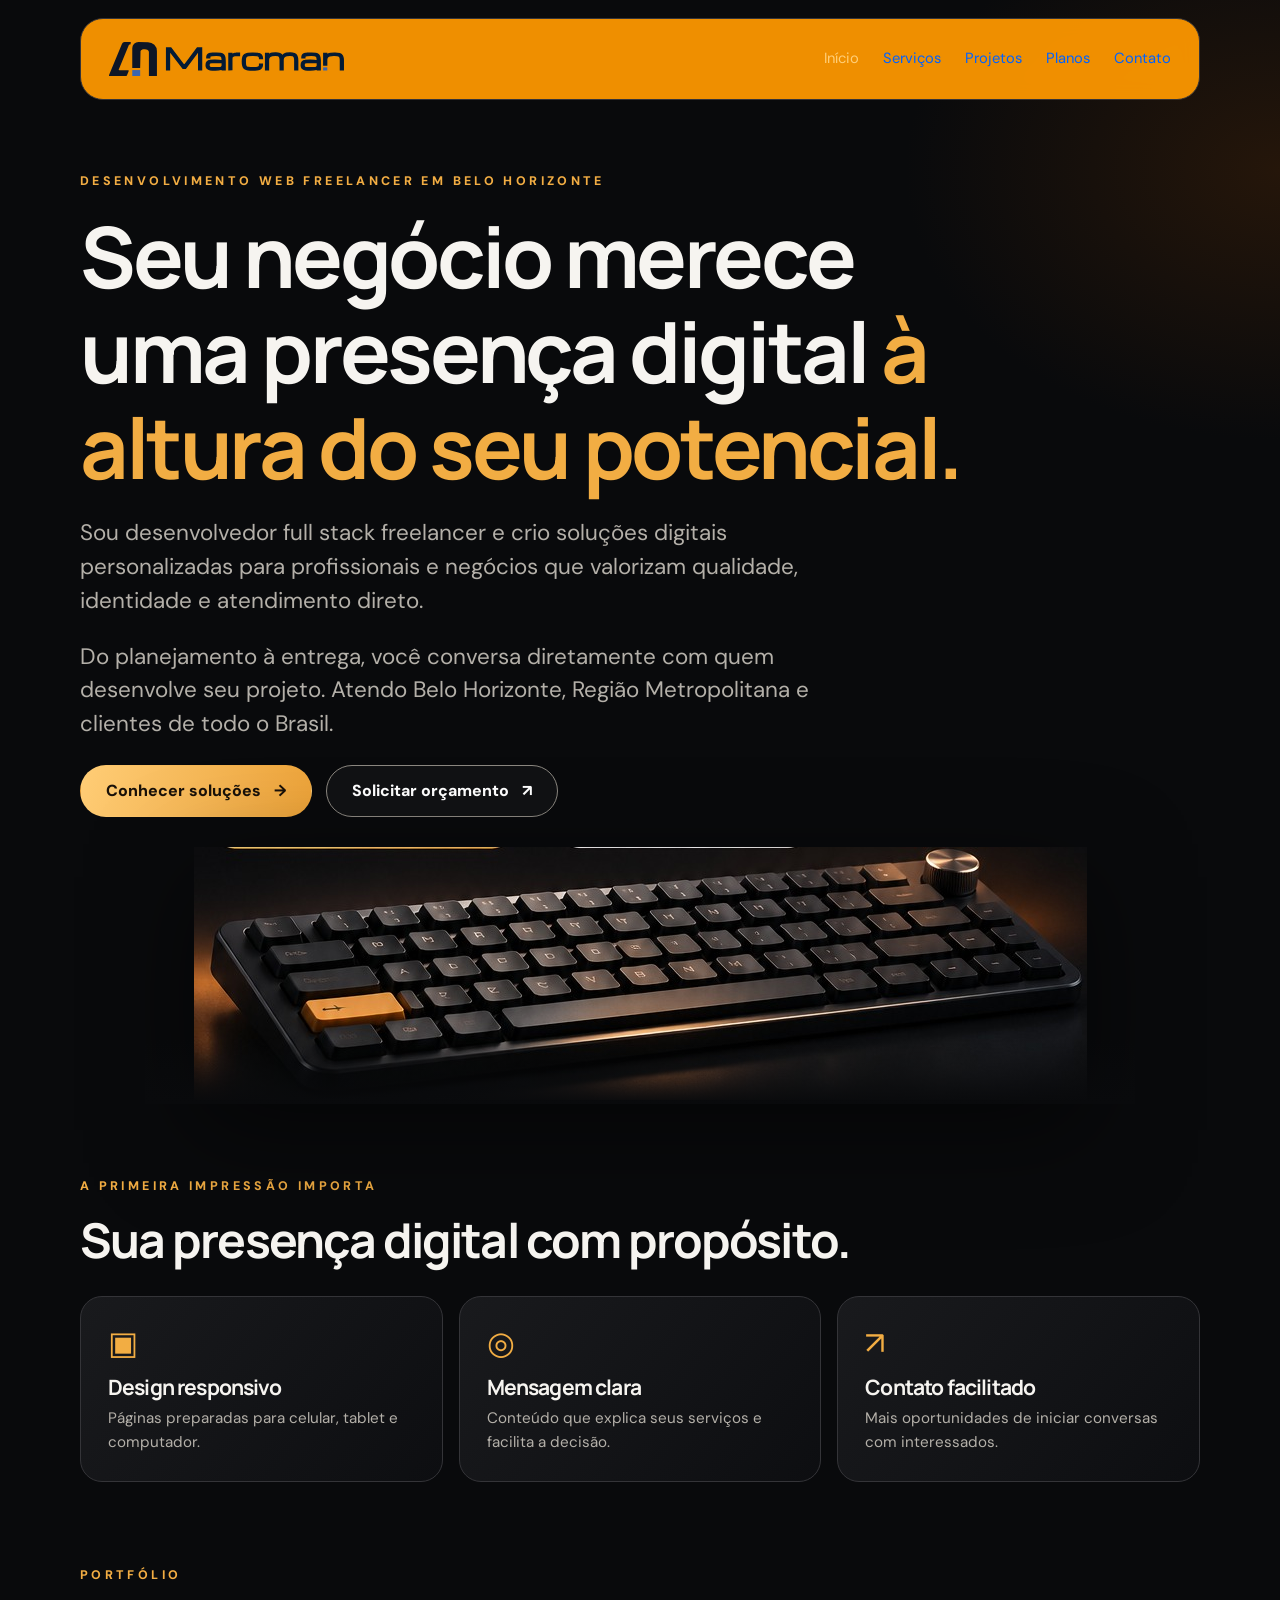
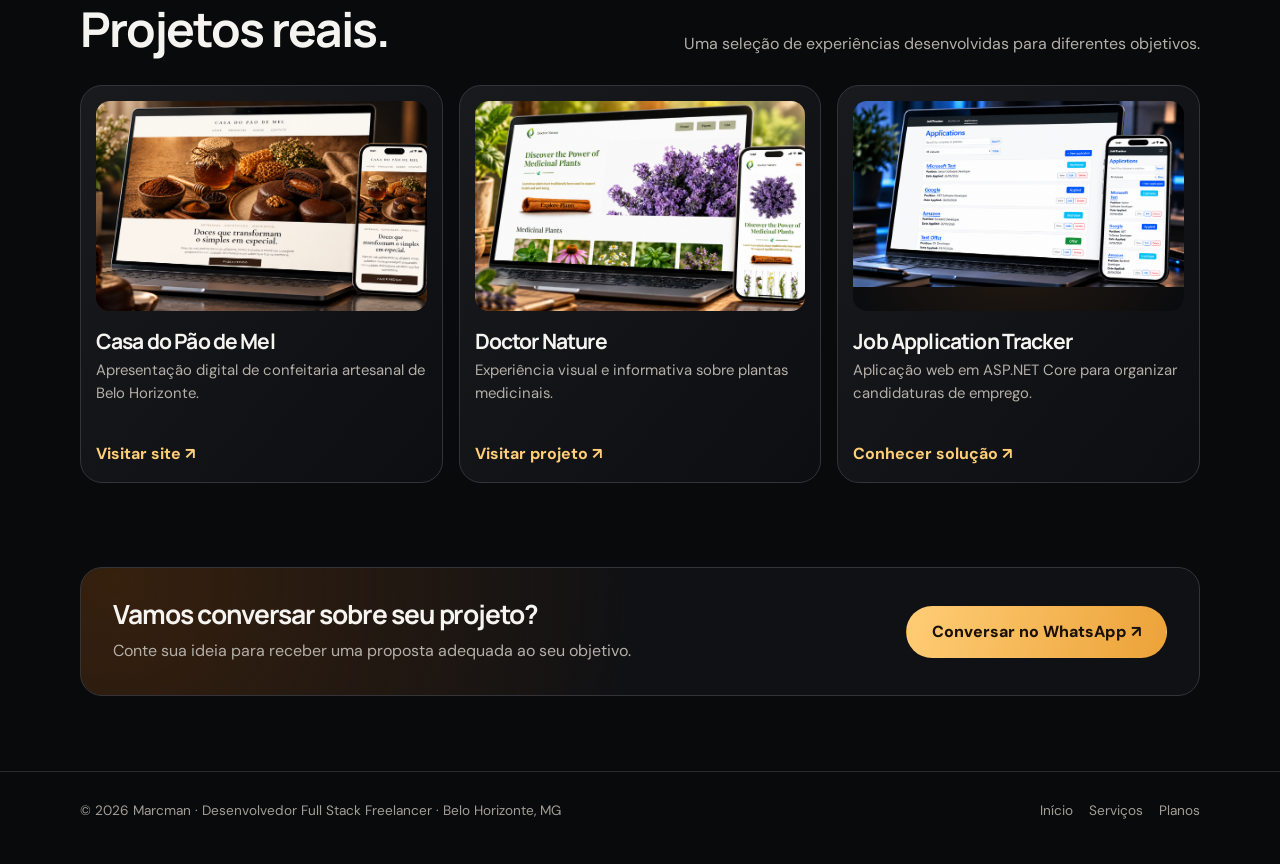
<file: index.html>
<!DOCTYPE html>
<html lang="pt-BR">

<head>
    <meta charset="utf-8">
    <meta name="viewport" content="width=device-width, initial-scale=1">
    <meta name="theme-color" content="#090a0c">
    <title>Criação de Sites em Belo Horizonte | Marcman</title>
    <meta name="description"
        content="Sou desenvolvedor full stack freelancer. Crio sites, landing pages e aplicações web personalizadas para profissionais e negócios em Belo Horizonte e todo o Brasil.">
    <meta name="robots" content="index, follow">
    <meta name="author" content="Marcman">

    <!-- Open Graph: identidade profissional de freelancer -->
    <meta property="og:type" content="website">
    <meta property="og:locale" content="pt_BR">
    <meta property="og:site_name" content="Marcman">
    <meta property="og:title" content="Marcman | Desenvolvimento Web Personalizado">
    <meta property="og:description"
        content="Transformo ideias em soluções digitais. Sites, landing pages e aplicações web com atendimento direto, profissional e personalizado.">
    <!-- Ao definir domínio e publicar a imagem, habilite as duas tags abaixo com URLs absolutas HTTPS. -->
    <!-- <meta property="og:image" content="https://SEU-DOMINIO.com.br/images/og-marcman.webp"> -->
    <!-- <meta property="og:url" content="https://SEU-DOMINIO.com.br/"> -->

    <link rel="icon" type="image/x-icon" href="images/favicon.ico">
    <link rel="stylesheet" href="styles/style.css">
    <script src="scripts/main.js" defer></script>
    <script type="application/ld+json">
        {
          "@context": "https://schema.org",
          "@type": "Person",
          "name": "Marcman",
          "jobTitle": "Desenvolvedor Full Stack Freelancer",
          "description": "Desenvolvimento freelancer de sites, landing pages e aplicações web personalizadas.",
          "knowsAbout": ["Desenvolvimento Web", "Landing Pages", "ASP.NET Core", "JavaScript", "HTML", "CSS", "Sistemas Web"],
          "areaServed": [
            {"@type": "City", "name": "Belo Horizonte"},
            {"@type": "City", "name": "Contagem"},
            {"@type": "City", "name": "Betim"},
            {"@type": "City", "name": "Nova Lima"},
            {"@type": "Country", "name": "Brasil"}
          ]
        }
        </script>
</head>

<body>
    <a class="skip" href="#conteudo">Pular para conteúdo</a>
    <header class="site-header">
        <div class="container header-inner">
            <a class="brand" href="index.html" aria-label="Marcman, início">
                <img class="brand-mark" src="images/logo_finalHorizon.svg" alt="Logotipo Marcman">
            </a>
            <!-- <span class="brand-divider"></span><span class="brand-copy">MARCMAN</span></a> -->
            <nav class="site-nav" id="site-nav" aria-label="Menu principal">
                <a href="index.html" data-nav="home" aria-current="page">Início</a><a href="servicos.html"
                    data-nav="services">Serviços</a><a href="index.html#projetos">Projetos</a><a href="planos.html"
                    data-nav="plans">Planos</a><a href="index.html#contato">Contato</a>
            </nav>
            <button class="nav-toggle" type="button" aria-label="Abrir menu" aria-expanded="false"
                aria-controls="site-nav">
                <svg viewBox="0 0 24 24" fill="none" stroke="currentColor" stroke-width="2" aria-hidden="true">
                    <path d="M3 6h18M3 12h18M3 18h18" />
                </svg>
            </button>
        </div>
    </header>
    <main id="conteudo">
        <section class="container hero" aria-labelledby="hero-title">
            <div class="eyebrow">
                Desenvolvimento web freelancer em Belo Horizonte
            </div>
            <h1 id="hero-title">
                Seu negócio merece uma presença digital <span class="accent">à altura do seu potencial.</span>
            </h1>
            <p class="lead">
                Sou desenvolvedor full stack freelancer e crio soluções digitais personalizadas
                para profissionais e negócios que valorizam qualidade, identidade e atendimento direto.
            </p>
            <p class="lead">
                Do planejamento à entrega, você conversa diretamente com quem desenvolve seu projeto.
                Atendo Belo Horizonte, Região Metropolitana e clientes de todo o Brasil.
            </p>
            <div class="button-row">
                <a class="btn btn-gold" href="servicos.html">Conhecer soluções <span aria-hidden="true">→</span></a><a
                    class="btn btn-outline" data-wa data-service="uma solução digital personalizada"
                    href="#contato">Solicitar orçamento <span aria-hidden="true">↗</span></a>
            </div>
            <div class="hero-visual">
                <img src="images/keyboard.jpg" alt="Teclado mecânico escuro com detalhes em âmbar" width="893"
                    height="253" fetchpriority="high">
            </div>
        </section>
        <section class="container section" aria-labelledby="benefits-title">
            <div class="section-head">
                <div>
                    <div class="eyebrow">
                        A primeira impressão importa
                    </div>
                    <h2 id="benefits-title">
                        Sua presença digital com propósito.
                    </h2>
                </div>
            </div>
            <div class="feature-grid">
                <article class="feature">
                    <div class="feature-icon" aria-hidden="true">
                        ▣
                    </div>
                    <h3>
                        Design responsivo
                    </h3>
                    <p>
                        Páginas preparadas para celular, tablet e computador.
                    </p>
                </article>
                <article class="feature">
                    <div class="feature-icon" aria-hidden="true">
                        ◎
                    </div>
                    <h3>
                        Mensagem clara
                    </h3>
                    <p>
                        Conteúdo que explica seus serviços e facilita a decisão.
                    </p>
                </article>
                <article class="feature">
                    <div class="feature-icon" aria-hidden="true">
                        ↗
                    </div>
                    <h3>
                        Contato facilitado
                    </h3>
                    <p>
                        Mais oportunidades de iniciar conversas com interessados.
                    </p>
                </article>
            </div>
        </section>
        <section class="container section" id="projetos" aria-labelledby="project-title">
            <div class="section-head">
                <div>
                    <div class="eyebrow">
                        Portfólio
                    </div>
                    <h2 id="project-title">
                        Projetos reais.
                    </h2>
                </div>
                <p>
                    Uma seleção de experiências desenvolvidas para diferentes objetivos.
                </p>
            </div>
            <div class="project-grid">
                <article class="project-card">
                    <div class="project-image">
                        <img src="images/casa-pao-de-mel.png" alt="Captura do site Casa do Pão de Mel no desktop"
                            loading="lazy">
                    </div>
                    <h3>
                        Casa do Pão de Mel
                    </h3>
                    <p>
                        Apresentação digital de confeitaria artesanal de Belo Horizonte.
                    </p>
                    <a class="link-arrow" href="https://casadopaodemelbh.com.br/" target="_blank"
                        rel="noopener noreferrer">Visitar site ↗</a>
                </article>
                <article class="project-card">
                    <div class="project-image">
                        <img src="images/doctor-nature.png" alt="Captura da página Doctor Nature" loading="lazy">
                    </div>
                    <h3>
                        Doctor Nature
                    </h3>
                    <p>
                        Experiência visual e informativa sobre plantas medicinais.
                    </p>
                    <a class="link-arrow" href="https://patrickarmani.github.io/wdd131/project/index.html"
                        target="_blank" rel="noopener noreferrer">Visitar projeto ↗</a>
                </article>
                <article class="project-card">
                    <div class="project-image">
                        <img class="wide" src="images/job-application-tracker.png"
                            alt="Simulação ilustrativa de dashboard do Job Application Tracker" loading="lazy">
                    </div>
                    <h3>
                        Job Application Tracker
                    </h3>
                    <p>
                        Aplicação web em ASP.NET Core para organizar candidaturas de emprego.
                    </p>
                    <a class="link-arrow" href="servicos.html#sistemas">Conhecer solução ↗</a>
                </article>
            </div>
        </section>
        <section class="container" id="contato">
            <div class="contact-panel">
                <div>
                    <h2>
                        Vamos conversar sobre seu projeto?
                    </h2>
                    <p>
                        Conte sua ideia para receber uma proposta adequada ao seu objetivo.
                    </p>
                </div>
                <a class="btn btn-gold" data-wa data-service="um projeto digital" href="servicos.html">Conversar no
                    WhatsApp ↗</a>
            </div>
        </section>
    </main>
    <footer class="footer">
        <div class="container footer-inner">
            <span>© <span data-year>2026</span> Marcman · Desenvolvedor Full Stack Freelancer · Belo Horizonte,
                MG</span>
            <div class="footer-links">
                <a href="index.html">Início</a><a href="servicos.html">Serviços</a><a href="planos.html">Planos</a>
            </div>
        </div>
    </footer>
</body>

</html>
</file>
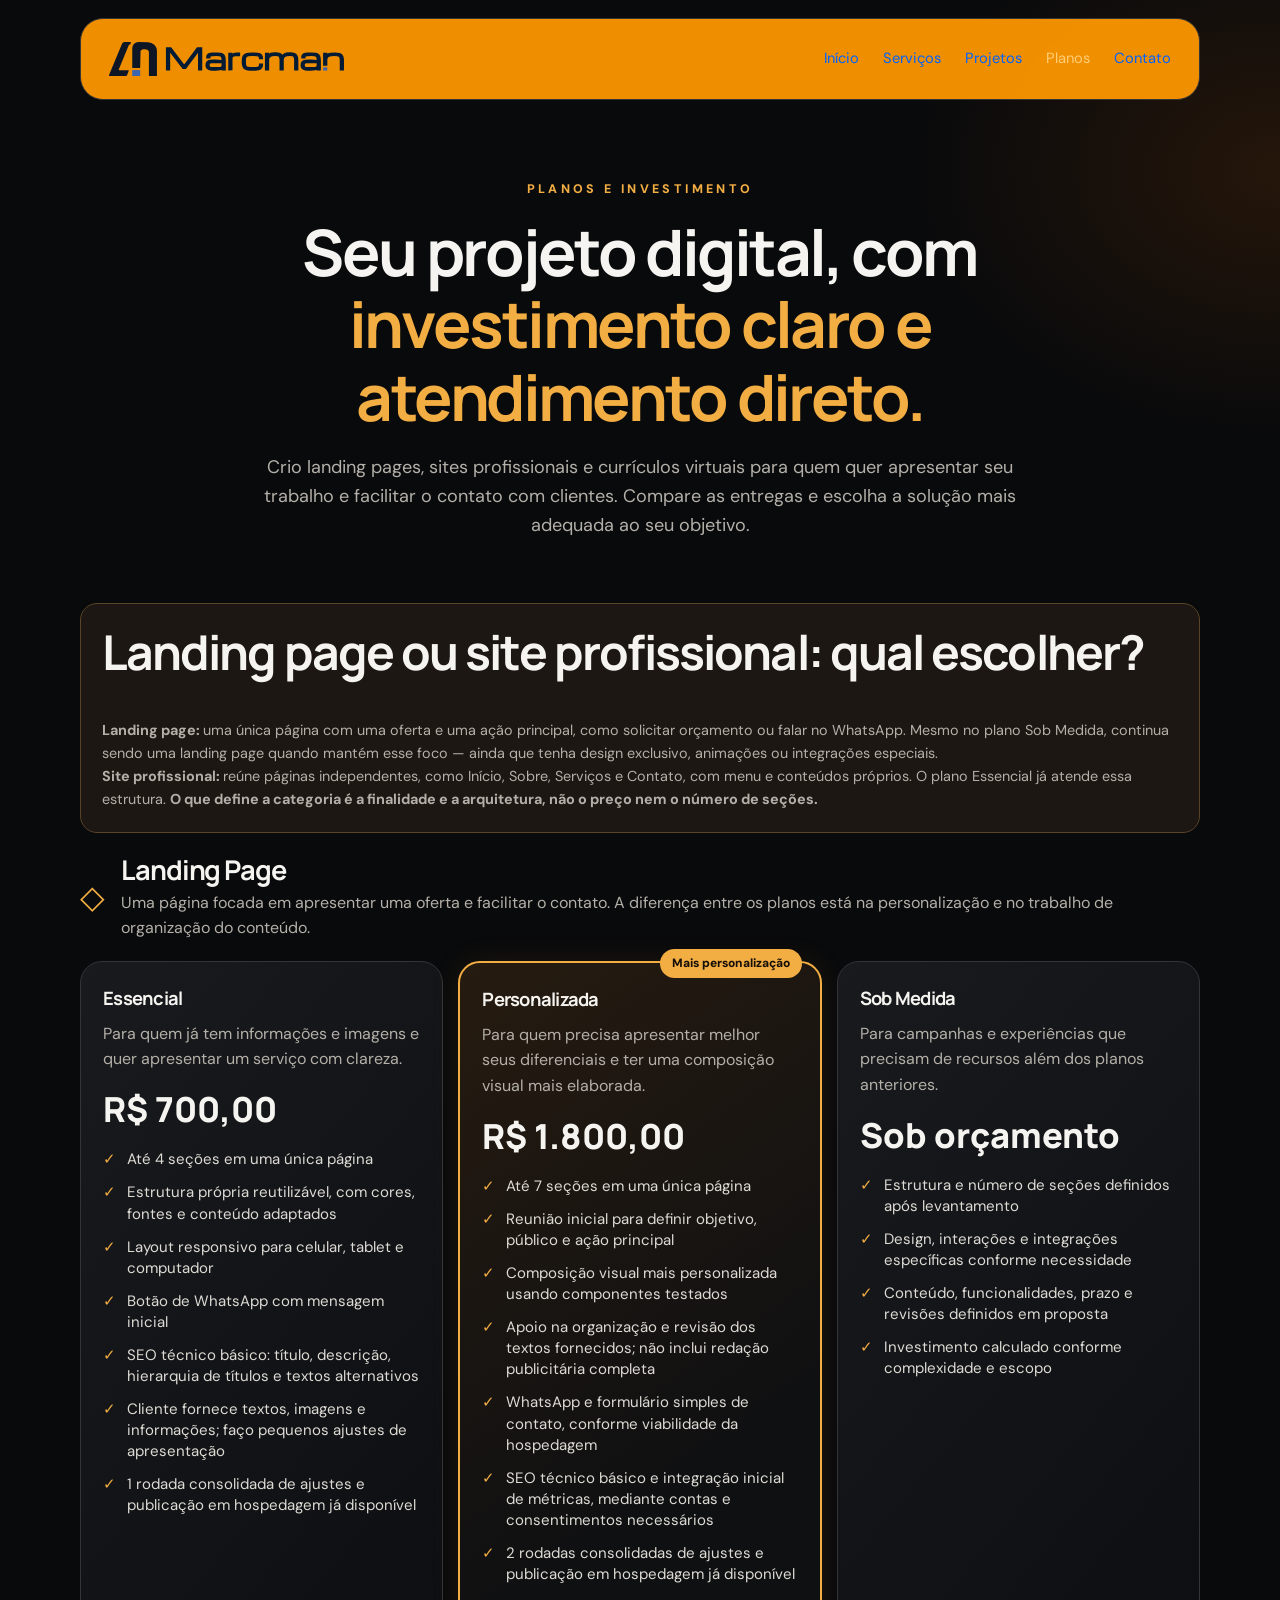
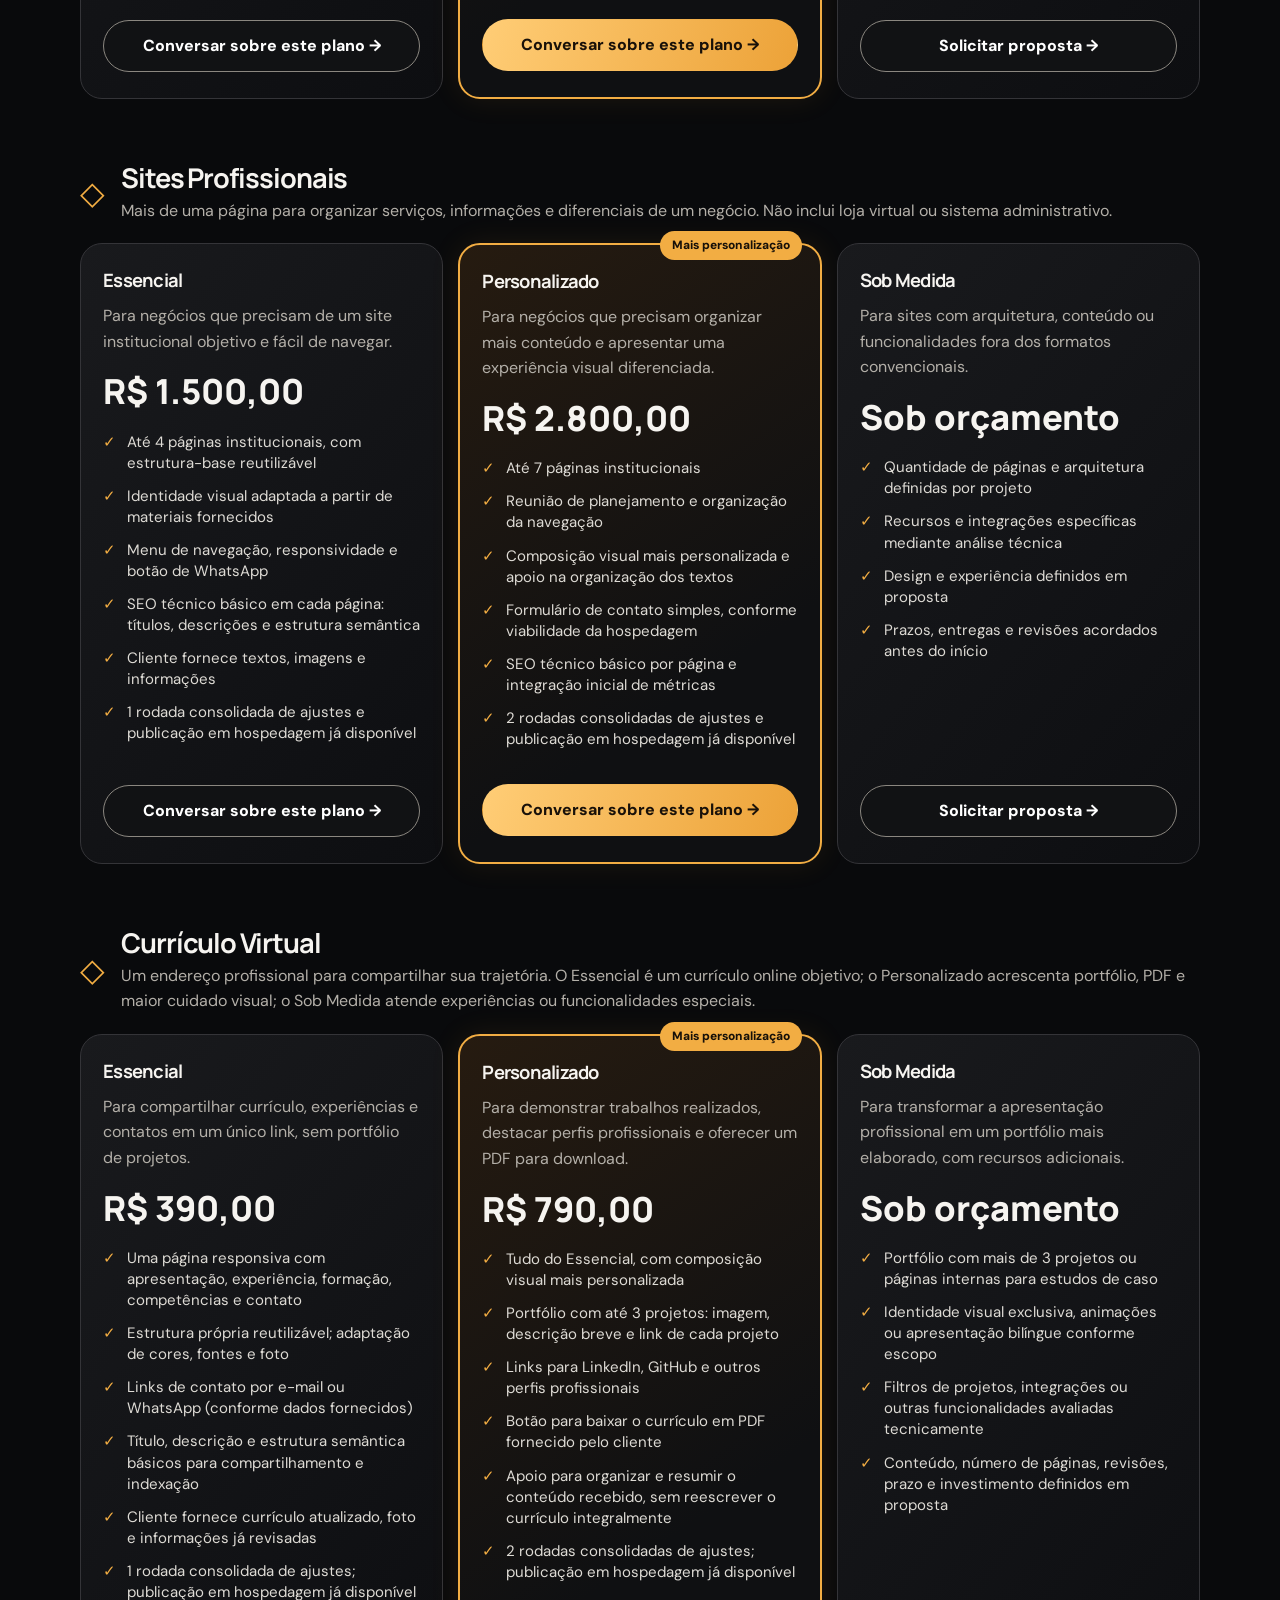
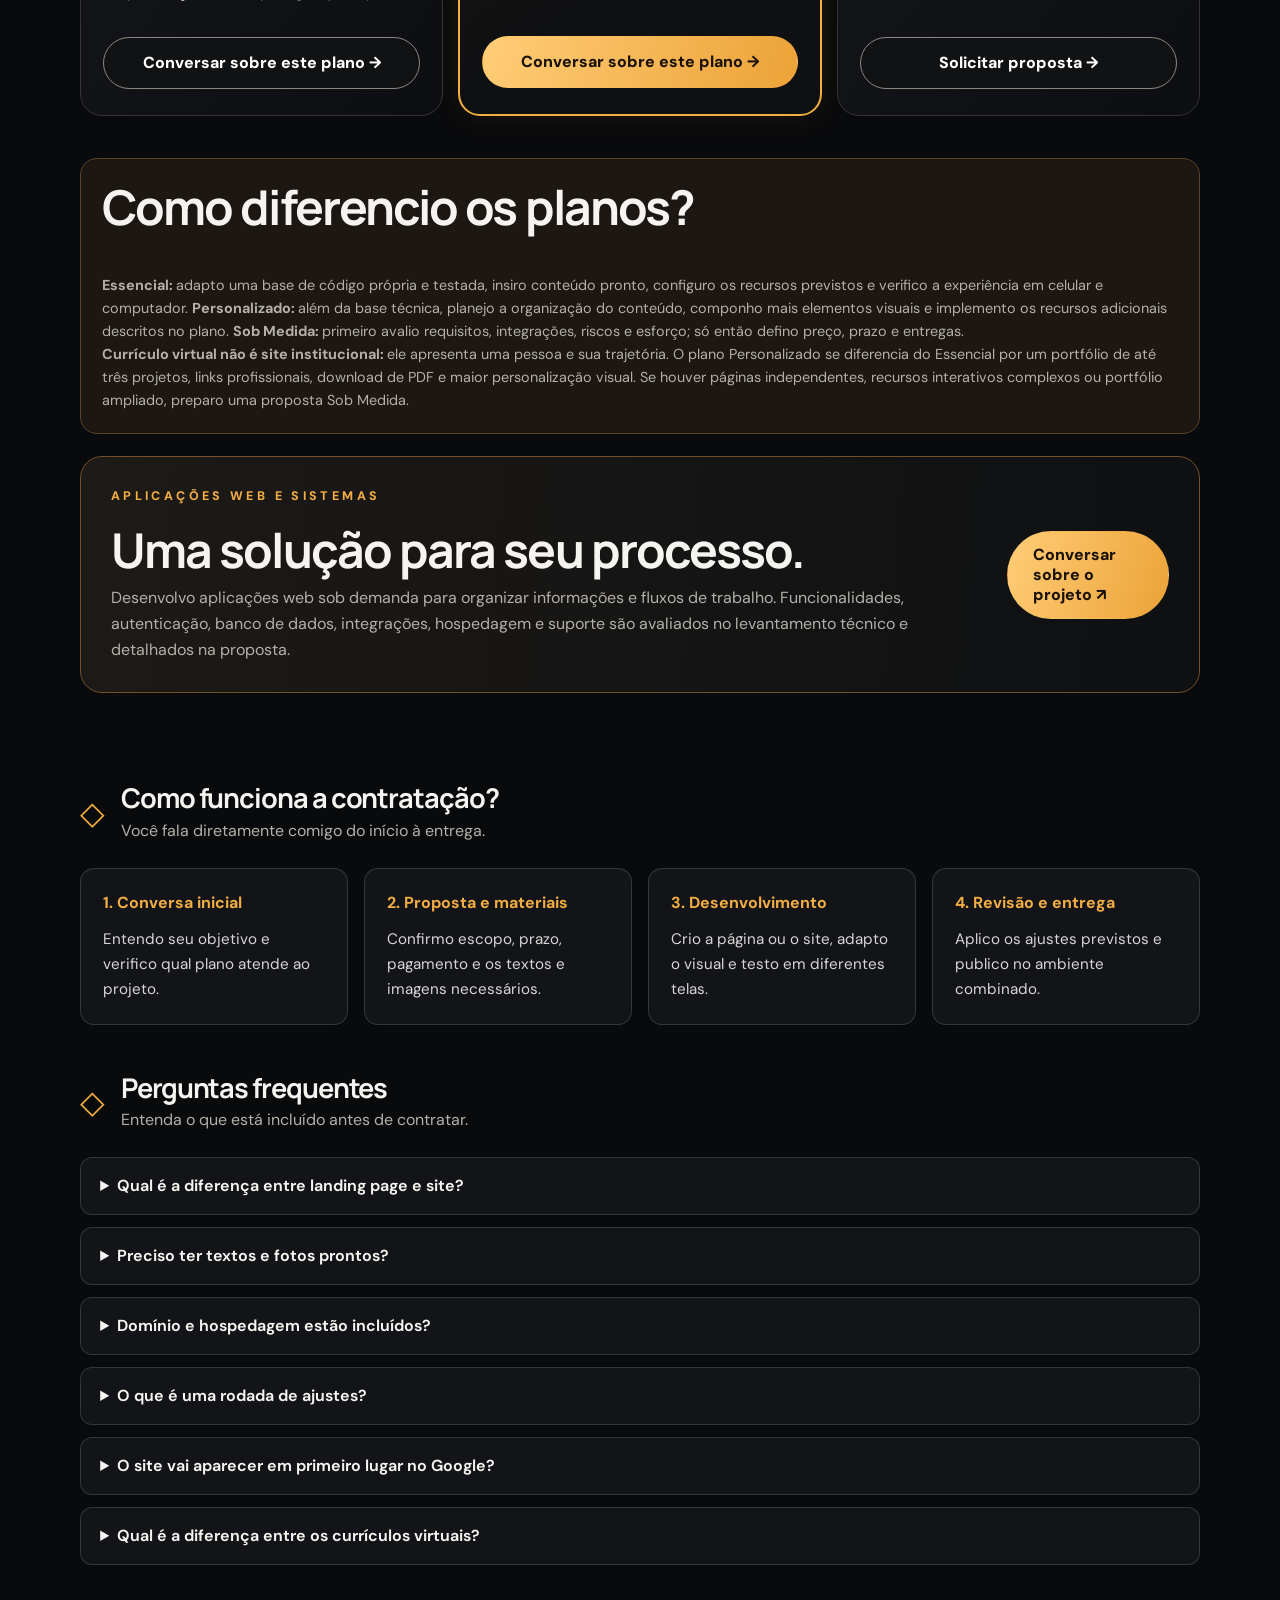
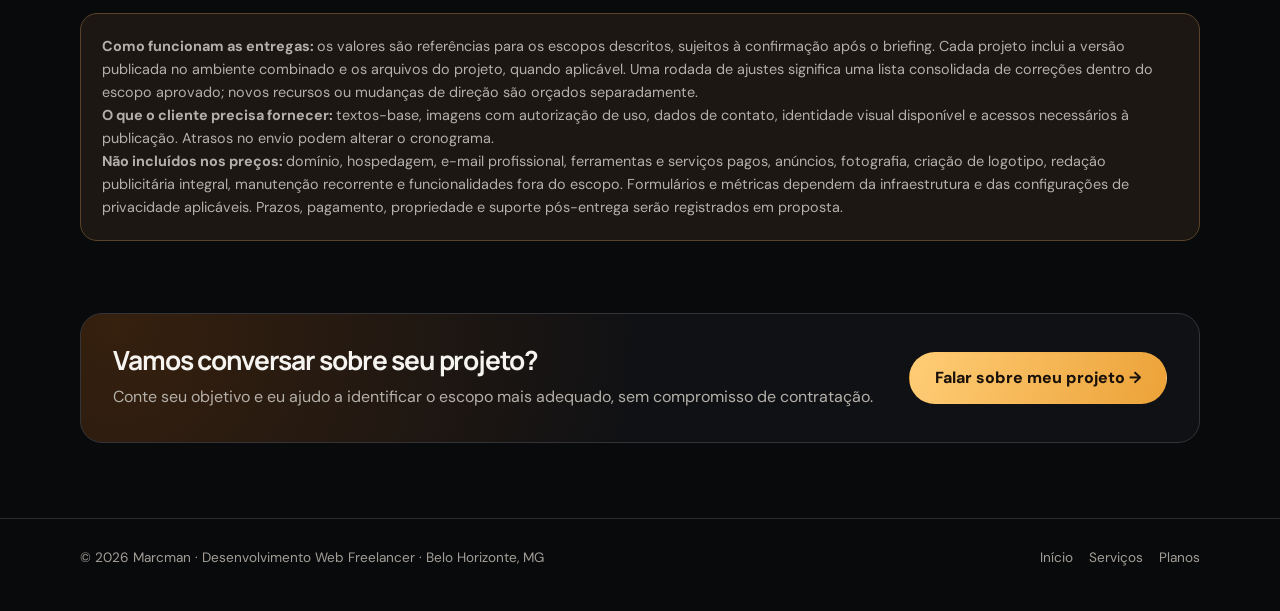
<file: planos.html>
<!DOCTYPE html>
<html lang="pt-BR">

<head>
    <meta charset="utf-8" />
    <meta content="width=device-width, initial-scale=1" name="viewport" />
    <meta content="#090a0c" name="theme-color" />
    <title>
        Quanto Custa Criar um Site em BH? Planos | Marcman
    </title>
    <meta
        content="Landing pages a partir de R$ 700, sites profissionais a partir de R$ 1.500 e curr&iacute;culos virtuais em Belo Horizonte. Compare planos e solicite uma proposta."
        name="description" />
    <meta content="index, follow" name="robots" />
    <meta content="Marcman" name="author" />
    <meta content="website" property="og:type" />
    <meta content="pt_BR" property="og:locale" />
    <meta content="Marcman" property="og:site_name" />
    <meta content="Planos e Pre&ccedil;os de Sites em Belo Horizonte | Marcman" property="og:title" />
    <meta
        content="Compare landing pages a partir de R$ 700, sites a partir de R$ 1.500 e curr&iacute;culos virtuais. Atendimento direto com desenvolvedor freelancer em BH."
        property="og:description" />
    <!-- Ao definir o endereço público e publicar uma imagem OG, adicione og:url, og:image e canonical com URLs absolutas reais. -->
    <link href="images/favicon.ico" rel="icon" type="image/x-icon" />
    <link href="styles/style.css" rel="stylesheet" />
    <script defer="" src="scripts/main.js">
    </script>
    <script type="application/ld+json">
   {
    "@context": "https://schema.org",
    "@type": "WebPage",
    "name": "Planos e preços de landing pages e sites | Marcman",
    "description": "Planos de desenvolvimento web freelancer, com escopo e preços de referência para landing pages, sites e currículos virtuais.",
    "inLanguage": "pt-BR"
  }
  </script>
    <style>
        /* Complementos exclusivos da pagina de planos; preservam styles/style.css */
        .marcman-process,
        .marcman-faq {
            margin-block: 3rem
        }

        .marcman-process-grid {
            list-style: none;
            padding: 0;
            margin: 1.5rem 0 0;
            display: grid;
            grid-template-columns: repeat(4, minmax(0, 1fr));
            gap: 1rem
        }

        .marcman-process-grid li {
            padding: 1.35rem;
            border: 1px solid rgba(255, 255, 255, .14);
            border-radius: 14px;
            background: #131417;
            display: flex;
            flex-direction: column;
            gap: .7rem
        }

        .marcman-process-grid strong {
            color: #f2ad43;
            font-size: 1rem
        }

        .marcman-process-grid span {
            line-height: 1.65;
            color: #d7d7d7;
            font-size: .95rem
        }

        .marcman-faq-items {
            display: grid;
            gap: .75rem;
            margin-top: 1.5rem
        }

        .marcman-faq details {
            background: #131417;
            border: 1px solid rgba(255, 255, 255, .14);
            border-radius: 12px;
            padding: 1rem 1.2rem
        }

        .marcman-faq summary {
            cursor: pointer;
            font-weight: 650;
            line-height: 1.5
        }

        .marcman-faq details p {
            margin: .85rem 0 .1rem;
            line-height: 1.7;
            color: #d7d7d7
        }

        .marcman-faq summary:focus-visible {
            outline: 2px solid #f2ad43;
            outline-offset: 4px
        }

        @media(max-width:850px) {
            .marcman-process-grid {
                grid-template-columns: repeat(2, minmax(0, 1fr))
            }
        }

        @media(max-width:520px) {
            .marcman-process-grid {
                grid-template-columns: 1fr
            }
        }
    </style>
    <script type="application/ld+json">
   {
  "@context": "https://schema.org",
  "@type": "FAQPage",
  "mainEntity": [
    {
      "@type": "Question",
      "name": "Qual é a diferença entre landing page e site?",
      "acceptedAnswer": {
        "@type": "Answer",
        "text": "A landing page concentra uma oferta e uma ação principal em uma página. Um site profissional organiza informações em páginas independentes, como Início, Sobre e Serviços. A complexidade e o preço podem variar nos dois formatos."
      }
    },
    {
      "@type": "Question",
      "name": "Preciso ter textos e fotos prontos?",
      "acceptedAnswer": {
        "@type": "Answer",
        "text": "Nos planos Essenciais, você fornece o conteúdo. Eu faço pequenos ajustes de apresentação. Nos planos Personalizados, também ajudo a organizar e resumir os textos fornecidos, mas a redação publicitária completa não está incluída."
      }
    },
    {
      "@type": "Question",
      "name": "Domínio e hospedagem estão incluídos?",
      "acceptedAnswer": {
        "@type": "Answer",
        "text": "Não. O registro do domínio, a hospedagem e serviços de terceiros são contratados separadamente. Posso orientar sobre os requisitos técnicos necessários para publicar o projeto."
      }
    },
    {
      "@type": "Question",
      "name": "O que é uma rodada de ajustes?",
      "acceptedAnswer": {
        "@type": "Answer",
        "text": "É uma lista única e consolidada de alterações dentro do escopo aprovado. Novas funcionalidades, mudanças de objetivo ou conteúdo adicional podem exigir outro orçamento."
      }
    },
    {
      "@type": "Question",
      "name": "O site vai aparecer em primeiro lugar no Google?",
      "acceptedAnswer": {
        "@type": "Answer",
        "text": "Não há garantia de posicionamento. Os planos incluem as configurações técnicas de SEO descritas, mas os resultados também dependem de concorrência, conteúdo, autoridade e indexação."
      }
    },
    {
      "@type": "Question",
      "name": "Qual é a diferença entre os currículos virtuais?",
      "acceptedAnswer": {
        "@type": "Answer",
        "text": "O Essencial apresenta sua trajetória em uma página objetiva. O Personalizado acrescenta portfólio de até três projetos, links profissionais, download de PDF fornecido e maior personalização visual. Recursos adicionais são orçados à parte."
      }
    }
  ]
}
  </script>
</head>

<body>
    <a class="skip" href="#conteudo">
        Pular para conte&uacute;do
    </a>
    <header class="site-header">
        <div class="container header-inner">
            <a aria-label="Marcman, p&aacute;gina inicial" class="brand" href="index.html">
                <img alt="Marcman &mdash; desenvolvimento web freelancer" class="brand-mark"
                    src="images/logo_finalHorizon.svg" />
            </a>
            <nav aria-label="Menu principal" class="site-nav" id="site-nav">
                <a data-nav="home" href="index.html">
                    In&iacute;cio
                </a>
                <a data-nav="services" href="servicos.html">
                    Servi&ccedil;os
                </a>
                <a href="index.html#projetos">
                    Projetos
                </a>
                <a aria-current="page" data-nav="plans" href="planos.html">
                    Planos
                </a>
                <a href="index.html#contato">
                    Contato
                </a>
            </nav>
            <button aria-controls="site-nav" aria-expanded="false" aria-label="Abrir menu" class="nav-toggle"
                type="button">
                <svg aria-hidden="true" fill="none" stroke="currentColor" stroke-width="2" viewbox="0 0 24 24">
                    <path d="M3 6h18M3 12h18M3 18h18">
                    </path>
                </svg>
            </button>
        </div>
    </header>
    <main id="conteudo">
        <section class="container page-intro">
            <div class="eyebrow">
                Planos e investimento
            </div>
            <h1>
                Seu projeto digital, com
                <span class="accent">
                    investimento claro e atendimento direto.
                </span>
            </h1>
            <p>
                Crio landing pages, sites profissionais e curr&iacute;culos virtuais para quem quer apresentar seu
                trabalho e facilitar o contato com clientes. Compare as entregas e escolha a solu&ccedil;&atilde;o mais
                adequada ao seu objetivo.
            </p>
        </section>
        <div aria-label="Diferen&ccedil;a entre landing page e site profissional" class="container price-disclaimer">
            <h2>
                Landing page ou site profissional: qual escolher?
            </h2>
            <p>
                <strong>
                    Landing page:
                </strong>
                uma &uacute;nica p&aacute;gina com uma oferta e uma a&ccedil;&atilde;o principal, como solicitar
                or&ccedil;amento ou falar no WhatsApp. Mesmo no plano Sob Medida, continua sendo uma landing page quando
                mant&eacute;m esse foco &mdash; ainda que tenha design exclusivo, anima&ccedil;&otilde;es ou
                integra&ccedil;&otilde;es especiais.
            </p>
            <p>
                <strong>
                    Site profissional:
                </strong>
                re&uacute;ne p&aacute;ginas independentes, como In&iacute;cio, Sobre, Servi&ccedil;os e Contato, com
                menu e conte&uacute;dos pr&oacute;prios. O plano Essencial j&aacute; atende essa estrutura.
                <strong>
                    O que define a categoria &eacute; a finalidade e a arquitetura, n&atilde;o o pre&ccedil;o nem o
                    n&uacute;mero de se&ccedil;&otilde;es.
                </strong>
            </p>
        </div>
        <section aria-labelledby="title-landing" class="container pricing-section" id="landing">
            <div class="pricing-heading">
                <span aria-hidden="true" class="icon-box">
                    ◇
                </span>
                <div>
                    <h2 id="title-landing">
                        Landing Page
                    </h2>
                    <p>
                        Uma p&aacute;gina focada em apresentar uma oferta e facilitar o contato. A diferen&ccedil;a
                        entre os planos est&aacute; na personaliza&ccedil;&atilde;o e no trabalho de
                        organiza&ccedil;&atilde;o do conte&uacute;do.
                    </p>
                </div>
            </div>
            <div class="pricing-grid">
                <article class="price-card">
                    <h3>
                        Essencial
                    </h3>
                    <p>
                        Para quem j&aacute; tem informa&ccedil;&otilde;es e imagens e quer apresentar um servi&ccedil;o
                        com clareza.
                    </p>
                    <div class="price">
                        R$ 700,00
                    </div>
                    <ul>
                        <li>
                            At&eacute; 4 se&ccedil;&otilde;es em uma &uacute;nica p&aacute;gina
                        </li>
                        <li>
                            Estrutura pr&oacute;pria reutiliz&aacute;vel, com cores, fontes e conte&uacute;do adaptados
                        </li>
                        <li>
                            Layout responsivo para celular, tablet e computador
                        </li>
                        <li>
                            Bot&atilde;o de WhatsApp com mensagem inicial
                        </li>
                        <li>
                            SEO t&eacute;cnico b&aacute;sico: t&iacute;tulo, descri&ccedil;&atilde;o, hierarquia de
                            t&iacute;tulos e textos alternativos
                        </li>
                        <li>
                            Cliente fornece textos, imagens e informa&ccedil;&otilde;es; fa&ccedil;o pequenos ajustes de
                            apresenta&ccedil;&atilde;o
                        </li>
                        <li>
                            1 rodada consolidada de ajustes e publica&ccedil;&atilde;o em hospedagem j&aacute;
                            dispon&iacute;vel
                        </li>
                    </ul>
                    <a data-wa class="btn btn-outline" data-plan="Essencial" data-price="R$ 700,00"
                        data-service="Landing Page" href="index.html#contato">
                        Conversar sobre este plano &rarr;
                    </a>
                </article>
                <article class="price-card featured">
                    <span class="popular">
                        Mais personaliza&ccedil;&atilde;o
                    </span>
                    <h3>
                        Personalizada
                    </h3>
                    <p>
                        Para quem precisa apresentar melhor seus diferenciais e ter uma composi&ccedil;&atilde;o visual
                        mais elaborada.
                    </p>
                    <div class="price">
                        R$ 1.800,00
                    </div>
                    <ul>
                        <li>
                            At&eacute; 7 se&ccedil;&otilde;es em uma &uacute;nica p&aacute;gina
                        </li>
                        <li>
                            Reuni&atilde;o inicial para definir objetivo, p&uacute;blico e a&ccedil;&atilde;o principal
                        </li>
                        <li>
                            Composi&ccedil;&atilde;o visual mais personalizada usando componentes testados
                        </li>
                        <li>
                            Apoio na organiza&ccedil;&atilde;o e revis&atilde;o dos textos fornecidos; n&atilde;o inclui
                            reda&ccedil;&atilde;o publicit&aacute;ria completa
                        </li>
                        <li>
                            WhatsApp e formul&aacute;rio simples de contato, conforme viabilidade da hospedagem
                        </li>
                        <li>
                            SEO t&eacute;cnico b&aacute;sico e integra&ccedil;&atilde;o inicial de m&eacute;tricas,
                            mediante contas e consentimentos necess&aacute;rios
                        </li>
                        <li>
                            2 rodadas consolidadas de ajustes e publica&ccedil;&atilde;o em hospedagem j&aacute;
                            dispon&iacute;vel
                        </li>
                    </ul>
                    <a data-wa class="btn btn-gold" data-plan="Personalizada" data-price="R$ 1.800,00"
                        data-service="Landing Page" href="index.html#contato">
                        Conversar sobre este plano &rarr;
                    </a>
                </article>
                <article class="price-card">
                    <h3>
                        Sob Medida
                    </h3>
                    <p>
                        Para campanhas e experi&ecirc;ncias que precisam de recursos al&eacute;m dos planos anteriores.
                    </p>
                    <div class="price">
                        Sob or&ccedil;amento
                    </div>
                    <ul>
                        <li>
                            Estrutura e n&uacute;mero de se&ccedil;&otilde;es definidos ap&oacute;s levantamento
                        </li>
                        <li>
                            Design, intera&ccedil;&otilde;es e integra&ccedil;&otilde;es espec&iacute;ficas conforme
                            necessidade
                        </li>
                        <li>
                            Conte&uacute;do, funcionalidades, prazo e revis&otilde;es definidos em proposta
                        </li>
                        <li>
                            Investimento calculado conforme complexidade e escopo
                        </li>
                    </ul>
                    <a data-wa class="btn btn-outline" data-plan="Sob Medida" data-price="Sob or&ccedil;amento"
                        data-service="Landing Page" href="index.html#contato">
                        Solicitar proposta &rarr;
                    </a>
                </article>
            </div>
        </section>
        <section aria-labelledby="title-sites" class="container pricing-section" id="sites">
            <div class="pricing-heading">
                <span aria-hidden="true" class="icon-box">
                    ◇
                </span>
                <div>
                    <h2 id="title-sites">
                        Sites Profissionais
                    </h2>
                    <p>
                        Mais de uma p&aacute;gina para organizar servi&ccedil;os, informa&ccedil;&otilde;es e
                        diferenciais de um neg&oacute;cio. N&atilde;o inclui loja virtual ou sistema administrativo.
                    </p>
                </div>
            </div>
            <div class="pricing-grid">
                <article class="price-card">
                    <h3>
                        Essencial
                    </h3>
                    <p>
                        Para neg&oacute;cios que precisam de um site institucional objetivo e f&aacute;cil de navegar.
                    </p>
                    <div class="price">
                        R$ 1.500,00
                    </div>
                    <ul>
                        <li>
                            At&eacute; 4 p&aacute;ginas institucionais, com estrutura-base reutiliz&aacute;vel
                        </li>
                        <li>
                            Identidade visual adaptada a partir de materiais fornecidos
                        </li>
                        <li>
                            Menu de navega&ccedil;&atilde;o, responsividade e bot&atilde;o de WhatsApp
                        </li>
                        <li>
                            SEO t&eacute;cnico b&aacute;sico em cada p&aacute;gina: t&iacute;tulos,
                            descri&ccedil;&otilde;es e estrutura sem&acirc;ntica
                        </li>
                        <li>
                            Cliente fornece textos, imagens e informa&ccedil;&otilde;es
                        </li>
                        <li>
                            1 rodada consolidada de ajustes e publica&ccedil;&atilde;o em hospedagem j&aacute;
                            dispon&iacute;vel
                        </li>
                    </ul>
                    <a data-wa class="btn btn-outline" data-plan="Essencial" data-price="R$ 1.500,00"
                        data-service="Site Profissional" href="index.html#contato">
                        Conversar sobre este plano &rarr;
                    </a>
                </article>
                <article class="price-card featured">
                    <span class="popular">
                        Mais personaliza&ccedil;&atilde;o
                    </span>
                    <h3>
                        Personalizado
                    </h3>
                    <p>
                        Para neg&oacute;cios que precisam organizar mais conte&uacute;do e apresentar uma
                        experi&ecirc;ncia visual diferenciada.
                    </p>
                    <div class="price">
                        R$ 2.800,00
                    </div>
                    <ul>
                        <li>
                            At&eacute; 7 p&aacute;ginas institucionais
                        </li>
                        <li>
                            Reuni&atilde;o de planejamento e organiza&ccedil;&atilde;o da navega&ccedil;&atilde;o
                        </li>
                        <li>
                            Composi&ccedil;&atilde;o visual mais personalizada e apoio na organiza&ccedil;&atilde;o dos
                            textos
                        </li>
                        <li>
                            Formul&aacute;rio de contato simples, conforme viabilidade da hospedagem
                        </li>
                        <li>
                            SEO t&eacute;cnico b&aacute;sico por p&aacute;gina e integra&ccedil;&atilde;o inicial de
                            m&eacute;tricas
                        </li>
                        <li>
                            2 rodadas consolidadas de ajustes e publica&ccedil;&atilde;o em hospedagem j&aacute;
                            dispon&iacute;vel
                        </li>
                    </ul>
                    <a data-wa class="btn btn-gold" data-plan="Personalizado" data-price="R$ 2.800,00"
                        data-service="Site Profissional" href="index.html#contato">
                        Conversar sobre este plano &rarr;
                    </a>
                </article>
                <article class="price-card">
                    <h3>
                        Sob Medida
                    </h3>
                    <p>
                        Para sites com arquitetura, conte&uacute;do ou funcionalidades fora dos formatos convencionais.
                    </p>
                    <div class="price">
                        Sob or&ccedil;amento
                    </div>
                    <ul>
                        <li>
                            Quantidade de p&aacute;ginas e arquitetura definidas por projeto
                        </li>
                        <li>
                            Recursos e integra&ccedil;&otilde;es espec&iacute;ficas mediante an&aacute;lise
                            t&eacute;cnica
                        </li>
                        <li>
                            Design e experi&ecirc;ncia definidos em proposta
                        </li>
                        <li>
                            Prazos, entregas e revis&otilde;es acordados antes do in&iacute;cio
                        </li>
                    </ul>
                    <a data-wa class="btn btn-outline" data-plan="Sob Medida" data-price="Sob or&ccedil;amento"
                        data-service="Site Profissional" href="index.html#contato">
                        Solicitar proposta &rarr;
                    </a>
                </article>
            </div>
        </section>
        <section aria-labelledby="title-curriculo" class="container pricing-section" id="curriculo">
            <div class="pricing-heading">
                <span aria-hidden="true" class="icon-box">
                    ◇
                </span>
                <div>
                    <h2 id="title-curriculo">
                        Curr&iacute;culo Virtual
                    </h2>
                    <p>
                        Um endere&ccedil;o profissional para compartilhar sua trajet&oacute;ria. O Essencial &eacute; um
                        curr&iacute;culo online objetivo; o Personalizado acrescenta portf&oacute;lio, PDF e maior
                        cuidado visual; o Sob Medida atende experi&ecirc;ncias ou funcionalidades especiais.
                    </p>
                </div>
            </div>
            <div class="pricing-grid">
                <article class="price-card">
                    <h3>
                        Essencial
                    </h3>
                    <p>
                        Para compartilhar curr&iacute;culo, experi&ecirc;ncias e contatos em um &uacute;nico link, sem
                        portf&oacute;lio de projetos.
                    </p>
                    <div class="price">
                        R$ 390,00
                    </div>
                    <ul>
                        <li>
                            Uma p&aacute;gina responsiva com apresenta&ccedil;&atilde;o, experi&ecirc;ncia,
                            forma&ccedil;&atilde;o, compet&ecirc;ncias e contato
                        </li>
                        <li>
                            Estrutura pr&oacute;pria reutiliz&aacute;vel; adapta&ccedil;&atilde;o de cores, fontes e
                            foto
                        </li>
                        <li>
                            Links de contato por e-mail ou WhatsApp (conforme dados fornecidos)
                        </li>
                        <li>
                            T&iacute;tulo, descri&ccedil;&atilde;o e estrutura sem&acirc;ntica b&aacute;sicos para
                            compartilhamento e indexa&ccedil;&atilde;o
                        </li>
                        <li>
                            Cliente fornece curr&iacute;culo atualizado, foto e informa&ccedil;&otilde;es j&aacute;
                            revisadas
                        </li>
                        <li>
                            1 rodada consolidada de ajustes; publica&ccedil;&atilde;o em hospedagem j&aacute;
                            dispon&iacute;vel
                        </li>
                    </ul>
                    <a data-wa class="btn btn-outline" data-plan="Essencial" data-price="R$ 390,00"
                        data-service="Curr&iacute;culo Virtual" href="index.html#contato">
                        Conversar sobre este plano &rarr;
                    </a>
                </article>
                <article class="price-card featured">
                    <span class="popular">
                        Mais personaliza&ccedil;&atilde;o
                    </span>
                    <h3>
                        Personalizado
                    </h3>
                    <p>
                        Para demonstrar trabalhos realizados, destacar perfis profissionais e oferecer um PDF para
                        download.
                    </p>
                    <div class="price">
                        R$ 790,00
                    </div>
                    <ul>
                        <li>
                            Tudo do Essencial, com composi&ccedil;&atilde;o visual mais personalizada
                        </li>
                        <li>
                            Portf&oacute;lio com at&eacute; 3 projetos: imagem, descri&ccedil;&atilde;o breve e link de
                            cada projeto
                        </li>
                        <li>
                            Links para LinkedIn, GitHub e outros perfis profissionais
                        </li>
                        <li>
                            Bot&atilde;o para baixar o curr&iacute;culo em PDF fornecido pelo cliente
                        </li>
                        <li>
                            Apoio para organizar e resumir o conte&uacute;do recebido, sem reescrever o curr&iacute;culo
                            integralmente
                        </li>
                        <li>
                            2 rodadas consolidadas de ajustes; publica&ccedil;&atilde;o em hospedagem j&aacute;
                            dispon&iacute;vel
                        </li>
                    </ul>
                    <a data-wa class="btn btn-gold" data-plan="Personalizado" data-price="R$ 790,00"
                        data-service="Curr&iacute;culo Virtual" href="index.html#contato">
                        Conversar sobre este plano &rarr;
                    </a>
                </article>
                <article class="price-card">
                    <h3>
                        Sob Medida
                    </h3>
                    <p>
                        Para transformar a apresenta&ccedil;&atilde;o profissional em um portf&oacute;lio mais
                        elaborado, com recursos adicionais.
                    </p>
                    <div class="price">
                        Sob or&ccedil;amento
                    </div>
                    <ul>
                        <li>
                            Portf&oacute;lio com mais de 3 projetos ou p&aacute;ginas internas para estudos de caso
                        </li>
                        <li>
                            Identidade visual exclusiva, anima&ccedil;&otilde;es ou apresenta&ccedil;&atilde;o
                            bil&iacute;ngue conforme escopo
                        </li>
                        <li>
                            Filtros de projetos, integra&ccedil;&otilde;es ou outras funcionalidades avaliadas
                            tecnicamente
                        </li>
                        <li>
                            Conte&uacute;do, n&uacute;mero de p&aacute;ginas, revis&otilde;es, prazo e investimento
                            definidos em proposta
                        </li>
                    </ul>
                    <a data-wa class="btn btn-outline" data-plan="Sob Medida" data-price="Sob or&ccedil;amento"
                        data-service="Curr&iacute;culo Virtual" href="index.html#contato">
                        Solicitar proposta &rarr;
                    </a>
                </article>
            </div>
        </section>
        <div aria-label="Crit&eacute;rios de classifica&ccedil;&atilde;o dos projetos"
            class="container price-disclaimer">
            <h2>
                Como diferencio os planos?
            </h2>
            <p>
                <strong>
                    Essencial:
                </strong>
                adapto uma base de c&oacute;digo pr&oacute;pria e testada, insiro conte&uacute;do pronto, configuro os
                recursos previstos e verifico a experi&ecirc;ncia em celular e computador.
                <strong>
                    Personalizado:
                </strong>
                al&eacute;m da base t&eacute;cnica, planejo a organiza&ccedil;&atilde;o do conte&uacute;do, componho
                mais elementos visuais e implemento os recursos adicionais descritos no plano.
                <strong>
                    Sob Medida:
                </strong>
                primeiro avalio requisitos, integra&ccedil;&otilde;es, riscos e esfor&ccedil;o; s&oacute; ent&atilde;o
                defino pre&ccedil;o, prazo e entregas.
            </p>
            <p>
                <strong>
                    Curr&iacute;culo virtual n&atilde;o &eacute; site institucional:
                </strong>
                ele apresenta uma pessoa e sua trajet&oacute;ria. O plano Personalizado se diferencia do Essencial por
                um portf&oacute;lio de at&eacute; tr&ecirc;s projetos, links profissionais, download de PDF e maior
                personaliza&ccedil;&atilde;o visual. Se houver p&aacute;ginas independentes, recursos interativos
                complexos ou portf&oacute;lio ampliado, preparo uma proposta Sob Medida.
            </p>
        </div>
        <section aria-labelledby="title-sistemas" class="container pricing-section" id="sistemas">
            <div class="custom-card">
                <div>
                    <div class="eyebrow">
                        Aplica&ccedil;&otilde;es web e sistemas
                    </div>
                    <h2 id="title-sistemas">
                        Uma solu&ccedil;&atilde;o para seu processo.
                    </h2>
                    <p>
                        Desenvolvo aplica&ccedil;&otilde;es web sob demanda para organizar informa&ccedil;&otilde;es e
                        fluxos de trabalho. Funcionalidades, autentica&ccedil;&atilde;o, banco de dados,
                        integra&ccedil;&otilde;es, hospedagem e suporte s&atilde;o avaliados no levantamento
                        t&eacute;cnico e detalhados na proposta.
                    </p>
                </div>
                <a data-wa class="btn btn-gold" data-plan="Sob Medida" data-price="Sob or&ccedil;amento"
                    data-service="Aplica&ccedil;&atilde;o Web ou Sistema Sob Medida" href="index.html#contato">
                    Conversar sobre o projeto &nearrow;
                </a>
            </div>
        </section>
        <section aria-labelledby="processo-title" class="container marcman-process">
            <div class="pricing-heading">
                <span aria-hidden="true" class="icon-box">
                    ◇
                </span>
                <div>
                    <h2 id="processo-title">
                        Como funciona a contrata&ccedil;&atilde;o?
                    </h2>
                    <p>
                        Voc&ecirc; fala diretamente comigo do in&iacute;cio &agrave; entrega.
                    </p>
                </div>
            </div>
            <ol class="marcman-process-grid">
                <li>
                    <strong>
                        1. Conversa inicial
                    </strong>
                    <span>
                        Entendo seu objetivo e verifico qual plano atende ao projeto.
                    </span>
                </li>
                <li>
                    <strong>
                        2. Proposta e materiais
                    </strong>
                    <span>
                        Confirmo escopo, prazo, pagamento e os textos e imagens necess&aacute;rios.
                    </span>
                </li>
                <li>
                    <strong>
                        3. Desenvolvimento
                    </strong>
                    <span>
                        Crio a p&aacute;gina ou o site, adapto o visual e testo em diferentes telas.
                    </span>
                </li>
                <li>
                    <strong>
                        4. Revis&atilde;o e entrega
                    </strong>
                    <span>
                        Aplico os ajustes previstos e publico no ambiente combinado.
                    </span>
                </li>
            </ol>
        </section>
        <section aria-labelledby="faq-title" class="container marcman-faq">
            <div class="pricing-heading">
                <span aria-hidden="true" class="icon-box">
                    ◇
                </span>
                <div>
                    <h2 id="faq-title">
                        Perguntas frequentes
                    </h2>
                    <p>
                        Entenda o que est&aacute; inclu&iacute;do antes de contratar.
                    </p>
                </div>
            </div>
            <div class="marcman-faq-items">
                <details>
                    <summary>
                        Qual &eacute; a diferen&ccedil;a entre landing page e site?
                    </summary>
                    <p>
                        A landing page concentra uma oferta e uma a&ccedil;&atilde;o principal em uma p&aacute;gina. Um
                        site profissional organiza informa&ccedil;&otilde;es em p&aacute;ginas independentes, como
                        In&iacute;cio, Sobre e Servi&ccedil;os. A complexidade e o pre&ccedil;o podem variar nos dois
                        formatos.
                    </p>
                </details>
                <details>
                    <summary>
                        Preciso ter textos e fotos prontos?
                    </summary>
                    <p>
                        Nos planos Essenciais, voc&ecirc; fornece o conte&uacute;do. Eu fa&ccedil;o pequenos ajustes de
                        apresenta&ccedil;&atilde;o. Nos planos Personalizados, tamb&eacute;m ajudo a organizar e resumir
                        os textos fornecidos, mas a reda&ccedil;&atilde;o publicit&aacute;ria completa n&atilde;o
                        est&aacute; inclu&iacute;da.
                    </p>
                </details>
                <details>
                    <summary>
                        Dom&iacute;nio e hospedagem est&atilde;o inclu&iacute;dos?
                    </summary>
                    <p>
                        N&atilde;o. O registro do dom&iacute;nio, a hospedagem e servi&ccedil;os de terceiros s&atilde;o
                        contratados separadamente. Posso orientar sobre os requisitos t&eacute;cnicos necess&aacute;rios
                        para publicar o projeto.
                    </p>
                </details>
                <details>
                    <summary>
                        O que &eacute; uma rodada de ajustes?
                    </summary>
                    <p>
                        &Eacute; uma lista &uacute;nica e consolidada de altera&ccedil;&otilde;es dentro do escopo
                        aprovado. Novas funcionalidades, mudan&ccedil;as de objetivo ou conte&uacute;do adicional podem
                        exigir outro or&ccedil;amento.
                    </p>
                </details>
                <details>
                    <summary>
                        O site vai aparecer em primeiro lugar no Google?
                    </summary>
                    <p>
                        N&atilde;o h&aacute; garantia de posicionamento. Os planos incluem as
                        configura&ccedil;&otilde;es t&eacute;cnicas de SEO descritas, mas os resultados tamb&eacute;m
                        dependem de concorr&ecirc;ncia, conte&uacute;do, autoridade e indexa&ccedil;&atilde;o.
                    </p>
                </details>
                <details>
                    <summary>
                        Qual &eacute; a diferen&ccedil;a entre os curr&iacute;culos virtuais?
                    </summary>
                    <p>
                        O Essencial apresenta sua trajet&oacute;ria em uma p&aacute;gina objetiva. O Personalizado
                        acrescenta portf&oacute;lio de at&eacute; tr&ecirc;s projetos, links profissionais, download de
                        PDF fornecido e maior personaliza&ccedil;&atilde;o visual. Recursos adicionais s&atilde;o
                        or&ccedil;ados &agrave; parte.
                    </p>
                </details>
            </div>
        </section>
        <div class="container price-disclaimer">
            <p>
                <strong>
                    Como funcionam as entregas:
                </strong>
                os valores s&atilde;o refer&ecirc;ncias para os escopos descritos, sujeitos &agrave;
                confirma&ccedil;&atilde;o ap&oacute;s o briefing. Cada projeto inclui a vers&atilde;o publicada no
                ambiente combinado e os arquivos do projeto, quando aplic&aacute;vel. Uma rodada de ajustes significa
                uma lista consolidada de corre&ccedil;&otilde;es dentro do escopo aprovado; novos recursos ou
                mudan&ccedil;as de dire&ccedil;&atilde;o s&atilde;o or&ccedil;ados separadamente.
            </p>
            <p>
                <strong>
                    O que o cliente precisa fornecer:
                </strong>
                textos-base, imagens com autoriza&ccedil;&atilde;o de uso, dados de contato, identidade visual
                dispon&iacute;vel e acessos necess&aacute;rios &agrave; publica&ccedil;&atilde;o. Atrasos no envio podem
                alterar o cronograma.
            </p>
            <p>
                <strong>
                    N&atilde;o inclu&iacute;dos nos pre&ccedil;os:
                </strong>
                dom&iacute;nio, hospedagem, e-mail profissional, ferramentas e servi&ccedil;os pagos, an&uacute;ncios,
                fotografia, cria&ccedil;&atilde;o de logotipo, reda&ccedil;&atilde;o publicit&aacute;ria integral,
                manuten&ccedil;&atilde;o recorrente e funcionalidades fora do escopo. Formul&aacute;rios e
                m&eacute;tricas dependem da infraestrutura e das configura&ccedil;&otilde;es de privacidade
                aplic&aacute;veis. Prazos, pagamento, propriedade e suporte p&oacute;s-entrega ser&atilde;o registrados
                em proposta.
            </p>
        </div>
        <section aria-labelledby="contact-title" class="container" id="contato">
            <div class="contact-panel">
                <div>
                    <h2 id="contact-title">
                        Vamos conversar sobre seu projeto?
                    </h2>
                    <p>
                        Conte seu objetivo e eu ajudo a identificar o escopo mais adequado, sem compromisso de
                        contrata&ccedil;&atilde;o.
                    </p>
                </div>
                <a data-wa class="btn btn-gold" data-service="um projeto digital" href="index.html#contato">
                    Falar sobre meu projeto &rarr;
                </a>
            </div>
        </section>
    </main>
    <footer class="footer">
        <div class="container footer-inner">
            <span>
                &copy;
                <span data-year="">
                    2026
                </span>
                Marcman &middot; Desenvolvimento Web Freelancer &middot; Belo Horizonte, MG
            </span>
            <div class="footer-links">
                <a href="index.html">
                    In&iacute;cio
                </a>
                <a href="servicos.html">
                    Servi&ccedil;os
                </a>
                <a href="planos.html">
                    Planos
                </a>
            </div>
        </div>
    </footer>
</body>

</html>
</file>
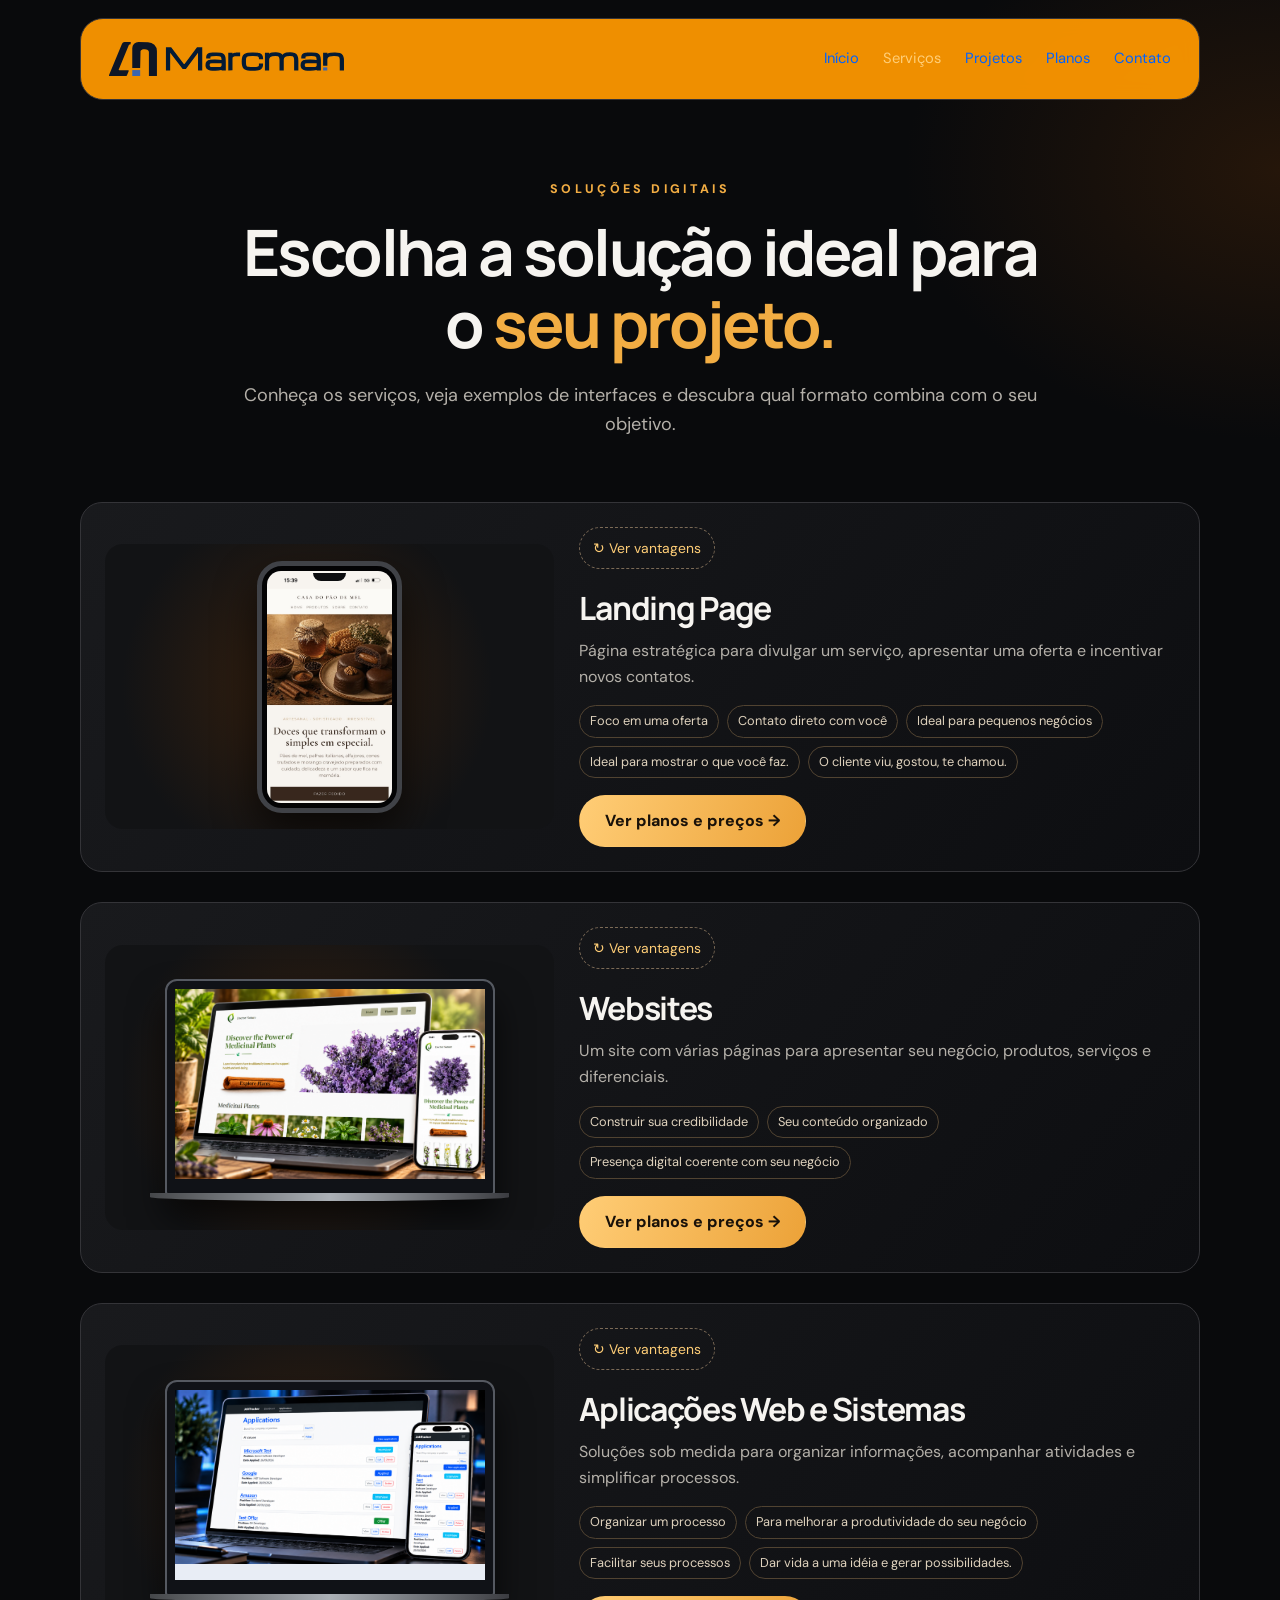
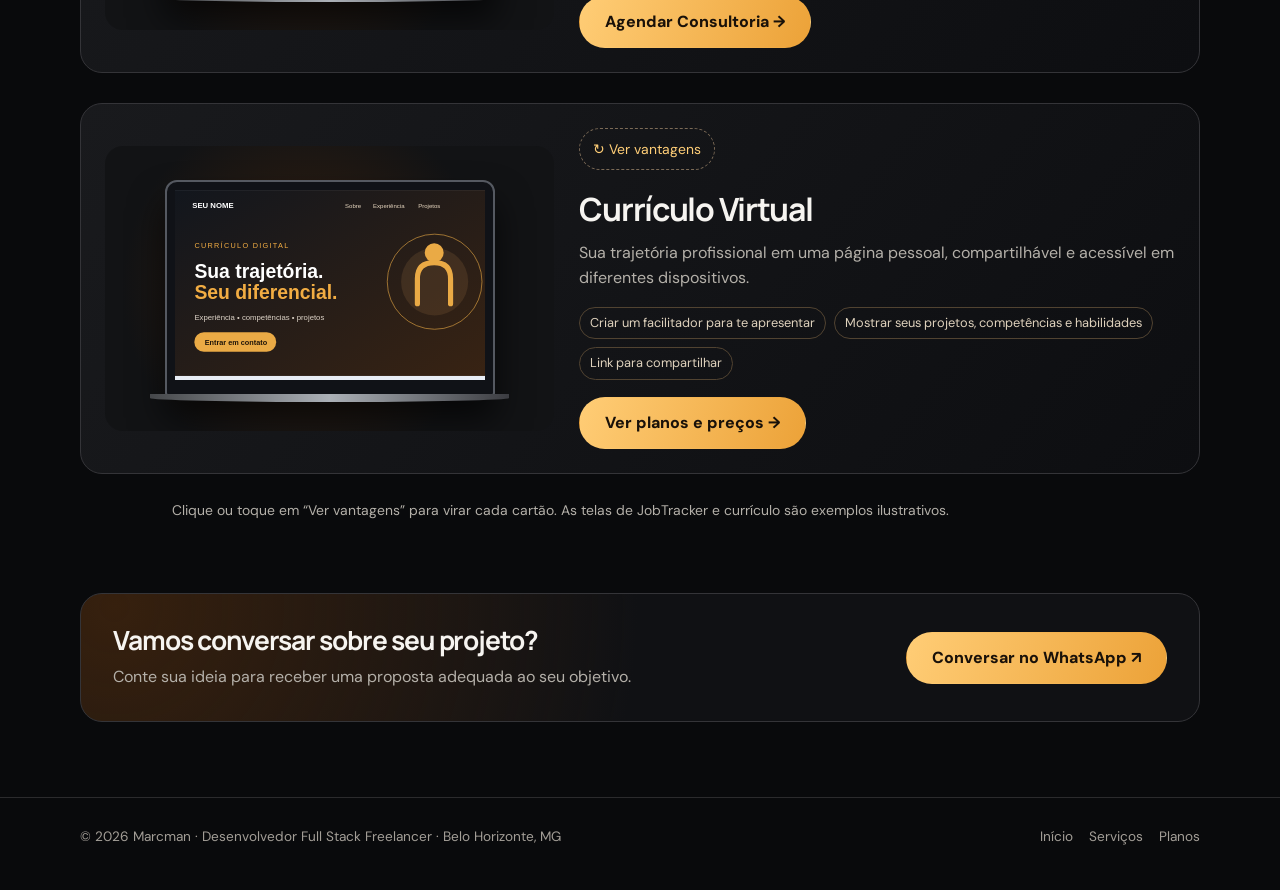
<file: servicos.html>
<!DOCTYPE html>

<html lang="pt-BR">

<head>

    <meta charset="utf-8">

    <meta name="viewport" content="width=device-width, initial-scale=1">

    <meta name="theme-color" content="#090a0c">

    <meta name="description"
        content="Conheça meus serviços de desenvolvimento web freelancer: landing pages, sites, sistemas personalizados e currículos virtuais em Belo Horizonte e todo o Brasil.">

    <title>Serviços de Desenvolvimento Web em Belo Horizonte | Marcman</title>



    <meta name="robots" content="index, follow">

    <meta name="author" content="Marcman">





    <meta property="og:type" content="website">
    <meta property="og:locale" content="pt_BR">
    <meta property="og:site_name" content="Marcman">
    <meta property="og:title" content="Marcman | Serviços de Desenvolvimento Web">
    <meta property="og:description"
        content="Conheça meus serviços de desenvolvimento web freelancer: landing pages, sites e sistemas sob medida, com atendimento direto e personalizado.">
    <!-- Configure og:image e og:url quando tiver URLs públicas definitivas. -->

    <link rel="icon" type="image/x-icon" href="images/favicon.ico">

    <link rel="stylesheet" href="styles/style.css">

    <script src="scripts/main.js" defer></script>

</head>

<body>

    <a class="skip" href="#conteudo">Pular para conteúdo</a>

    <header class="site-header">

        <div class="container header-inner">

            <a class="brand" href="index.html" aria-label="Marcman, início">

                <img class="brand-mark" src="images/logo_finalHorizon.svg" alt="Logotipo Marcman">

            </a>

            <nav class="site-nav" id="site-nav" aria-label="Menu principal">

                <a href="index.html" data-nav="home">Início</a><a href="servicos.html" data-nav="services"
                    aria-current="page">Serviços</a><a href="index.html#projetos">Projetos</a><a href="planos.html"
                    data-nav="plans">Planos</a><a href="index.html#contato">Contato</a>

            </nav>

            <button class="nav-toggle" type="button" aria-label="Abrir menu" aria-expanded="false"
                aria-controls="site-nav">

                <svg viewBox="0 0 24 24" fill="none" stroke="currentColor" stroke-width="2" aria-hidden="true">

                    <path d="M3 6h18M3 12h18M3 18h18" />

                </svg>

            </button>

        </div>

    </header>

    <main id="conteudo">

        <section class="container page-intro">

            <div class="eyebrow">

                Soluções digitais

            </div>

            <h1>

                Escolha a solução ideal para o <span class="accent">seu projeto.</span>

            </h1>

            <p>

                Conheça os serviços, veja exemplos de interfaces e descubra qual formato combina com o seu objetivo.

            </p>

        </section>

        <section class="container services-stack" aria-label="Serviços disponíveis">

            <article class="service-card" id="landing">

                <div class="service-art">

                    <div class="flip-inner">

                        <div class="flip-face flip-front">

                            <div class="mock-phone">

                                <img src="images/casa.jpg" alt="Prévia de Landing Page" loading="lazy">

                            </div>

                        </div>

                        <div class="flip-face flip-back">

                            <span class="back-caption">Vantagens para você</span>

                            <h3>

                                Landing Page

                            </h3>

                            <p>

                                <!--Uma landing page concentra a atenção em uma ação: pedir orçamento, agendar ou falar pelo WhatsApp. Boa opção para divulgar serviços ou campanhas com clareza.-->

                                Uma solução que vai direto ao ponto, ideal para iniciantes em qualquer negócio. Permite
                                ao cliente entrar em contato direto para orçamentos, agendamentos e pedidos.

                            </p>

                        </div>

                    </div>

                </div>

                <div class="service-desc">

                    <button class="flip-toggle" type="button" aria-pressed="false">↻ Ver vantagens</button>

                    <h2>

                        Landing Page

                    </h2>

                    <p>

                        Página estratégica para divulgar um serviço, apresentar uma oferta e incentivar novos contatos.

                    </p>

                    <ul class="taglist">

                        <li>

                            Foco em uma oferta

                        </li>

                        <li>

                            Contato direto com você

                        </li>

                        <li>

                            Ideal para pequenos negócios

                        </li>

                        <li>
                        
                            Ideal para mostrar o que você faz.
                        
                        </li>

                        <li>
                        
                            O cliente viu, gostou, te chamou.
                        
                        </li>

                    </ul>

                    <a class="btn btn-gold" href="planos.html#landing">Ver planos e preços →</a>

                </div>

            </article>

            <article class="service-card" id="sites">

                <div class="service-art">

                    <div class="flip-inner">

                        <div class="flip-face flip-front">

                            <div class="mock-laptop">

                                <img src="images/doctor-nature.png" alt="Prévia de Websites" loading="lazy" class="">

                            </div>

                        </div>

                        <div class="flip-face flip-back">

                            <span class="back-caption">Vantagens para você</span>

                            <h3>

                                Websites

                            </h3>

                            <p>

                                Um website reúne informações institucionais e facilita que clientes conheçam seu
                                negócio. Ideal para profissionais e negócios que oferecem diversos serviços ou precisam
                                de uma presença digital completa.

                            </p>

                        </div>

                    </div>

                </div>

                <div class="service-desc">

                    <button class="flip-toggle" type="button" aria-pressed="false">↻ Ver vantagens</button>

                    <h2>

                        Websites

                    </h2>

                    <p>

                        Um site com várias páginas para apresentar seu negócio, produtos, serviços e diferenciais.

                    </p>

                    <ul class="taglist">

                        <li>

                            Construir sua credibilidade

                        </li>

                        <li>

                            Seu conteúdo organizado

                        </li>

                        <li>

                            Presença digital coerente com seu negócio

                        </li>

                    </ul>

                    <a class="btn btn-gold" href="planos.html#sites">Ver planos e preços →</a>

                </div>

            </article>

            <article class="service-card" id="sistemas">

                <div class="service-art">

                    <div class="flip-inner">

                        <div class="flip-face flip-front">

                            <div class="mock-laptop">

                                <img src="images/job-application-tracker.png" alt="Prévia de Aplicações Web e Sistemas"
                                    loading="lazy" class="fit-contain">

                            </div>

                        </div>

                        <div class="flip-face flip-back">

                            <span class="back-caption">Vantagens para você</span>

                            <h3>

                                Aplicações Web e Sistemas

                            </h3>

                            <p>

                                Sistemas web podem centralizar dados, controlar etapas e reduzir atividades manuais. O
                                Job Application Tracker é um exemplo de aplicação web responsiva, não um aplicativo
                                nativo.

                            </p>

                        </div>

                    </div>

                </div>

                <div class="service-desc">

                    <button class="flip-toggle" type="button" aria-pressed="false">↻ Ver vantagens</button>

                    <h2>

                        Aplicações Web e Sistemas

                    </h2>

                    <p>

                        Soluções sob medida para organizar informações, acompanhar atividades e simplificar processos.

                    </p>

                    <ul class="taglist">

                        <li>

                            Organizar um processo

                        </li>

                        <li>

                            Para melhorar a produtividade do seu negócio

                        </li>

                        <li>

                            Facilitar seus processos

                        </li>

                        <li>
                        
                            Dar vida a uma idéia e gerar possibilidades.
                        
                        </li>

                    </ul>

                    <a class="btn btn-gold" href="planos.html#sistemas">Agendar Consultoria →</a>

                </div>

            </article>

            <article class="service-card" id="curriculo">

                <div class="service-art">

                    <div class="flip-inner">

                        <div class="flip-face flip-front">

                            <div class="mock-laptop">

                                <img src="images/curriculo.svg" alt="Prévia de Currículo Virtual" loading="lazy"
                                    class="fit-contain">

                            </div>

                        </div>

                        <div class="flip-face flip-back">

                            <span class="back-caption">Vantagens para você</span>

                            <h3>

                                Currículo Virtual

                            </h3>

                            <p>

                                Um currículo virtual reúne sua experiência, trabalhos e contatos em um endereço único,
                                oferecendo uma apresentação mais rica que um arquivo estático.

                            </p>

                        </div>

                    </div>

                </div>

                <div class="service-desc">

                    <button class="flip-toggle" type="button" aria-pressed="false">↻ Ver vantagens</button>

                    <h2>

                        Currículo Virtual

                    </h2>

                    <p>

                        Sua trajetória profissional em uma página pessoal, compartilhável e acessível em diferentes
                        dispositivos.

                    </p>

                    <ul class="taglist">

                        <li>

                            Criar um facilitador para te apresentar

                        </li>

                        <li>

                            Mostrar seus projetos, competências e habilidades

                        </li>

                        <li>

                            Link para compartilhar

                        </li>

                    </ul>

                    <a class="btn btn-gold" href="planos.html#curriculo">Ver planos e preços →</a>

                </div>

            </article>

        </section>

        <p class="container note">

            Clique ou toque em “Ver vantagens” para virar cada cartão. As telas de JobTracker e currículo são exemplos
            ilustrativos.

        </p>

        <section class="container" id="contato">

            <div class="contact-panel">

                <div>

                    <h2>

                        Vamos conversar sobre seu projeto?

                    </h2>

                    <p>

                        Conte sua ideia para receber uma proposta adequada ao seu objetivo.

                    </p>

                </div>

                <a class="btn btn-gold" data-wa data-service="um projeto digital" href="servicos.html">Conversar no
                    WhatsApp ↗</a>

            </div>

        </section>

    </main>

    <footer class="footer">

        <div class="container footer-inner">

            <span>© <span data-year>2026</span> Marcman · Desenvolvedor Full Stack Freelancer · Belo Horizonte,
                MG</span>

            <div class="footer-links">

                <a href="index.html">Início</a><a href="servicos.html">Serviços</a><a href="planos.html">Planos</a>

            </div>

        </div>

    </footer>

</body>

</html>
</file>
<file: styles/style.css>
@import url("https://fonts.googleapis.com/css2?family=DM+Sans:wght@400;500;600;700&family=Manrope:wght@400;500;600;700;800&display=swap");

@import url('https://fonts.googleapis.com/css2?family=Michroma&display=swap');

:root {
    --bg: #090a0c;
    --surface: #131417;
    --surface2: #1a1b1e;
    --line: #343438;
    --text: #f6f4f0;
    --muted: #b4b0a9;
    --gold: #f2ad43;
    --gold-light: #ffce77;
    --radius: 22px;
    --container: 1120px;
}

* {
    box-sizing: border-box;
}

html {
    scroll-behavior: smooth;
}

body {
    margin: 0;
    background: radial-gradient(ellipse 500px 360px at 100% 170px,#25160a 0%,transparent 75%),var(--bg);
    color: var(--text);
    font: 16px/1.6 "DM Sans",Arial,sans-serif;
}

button,input,textarea,select {
    font: inherit;
}

button {
    cursor: pointer;
}

a {
    color: inherit;
    text-decoration: none;
}

img {
    max-width: 100%;
    display: block;
}

svg {
    display: block;
}

h1,h2,h3,p {
    margin-top: 0;
}

h1,h2,h3 {
    font-family: Manrope,Arial,sans-serif;
    line-height: 1.13;
    letter-spacing: -.04em;
}

h1 {
    font-size: clamp(2.8rem,6.6vw,5.4rem);
}

h2 {
    font-size: clamp(2rem,4vw,3rem);
}

h3 {
    font-size: 1.32rem;
}

p {
    color: var(--muted);
}

.container {
    width: min(var(--container),calc(100% - 40px));
    margin-inline: auto;
}

.skip {
    position: absolute;
    top: -100px;
    left: 12px;
    padding: 10px;
    background: #fff;
    color: #111;
    z-index: 30;
}

.skip:focus {
    top: 10px;
}

.site-header {
    padding-top: 18px;
    position: relative;
    z-index: 20;
}

.header-inner {
    height: 82px;
    border: 1px solid #353438;
    background: #ff9900ef;
    border-radius: 23px;
    padding: 0 28px;
    display: flex;
    align-items: center;
    justify-content: space-between;
    gap: 20px;
    backdrop-filter: blur(10px);
}

.brand {
    display: inline-flex;
    align-items: center;
    gap: 13px;
    white-space: nowrap;
}

.brand-mark {
    width: 235px;
    height: auto;
    max-width: 100%;
    flex-shrink: 1;
}

.brand-divider {
    height: 35px;
    width: 1px;
    background: #8a8278;
}

.brand-copy {
    display: flex;
    flex-direction: column;
    font: 800 18px/1.03 Manrope;
    letter-spacing: .22em;
    font-family: "Michroma", sans-serif;
}

/* .brand-copy small {
    font-size: 12px;
    letter-spacing: .42em;
    margin-top: 5px;
} */

.site-nav {
    display: flex;
    gap: 24px;
    align-items: center;
}

.site-nav a {
    font-size: .92rem;
    color: #0062ff;
}

.site-nav a:hover,.site-nav a[aria-current=page] {
    color: var(--gold-light);
}

.nav-toggle {
    display: none;
    background: none;
    border: 0;
    color: #fff;
    padding: 10px;
}

.nav-toggle svg {
    width: 28px;
    height: 28px;
}

.eyebrow {
    text-transform: uppercase;
    letter-spacing: .27em;
    font-size: .78rem;
    font-weight: 800;
    color: var(--gold);
    margin-bottom: 16px;
}

.accent {
    color: var(--gold);
}

.hero {
    padding-top: 72px;
}

.hero h1 {
    max-width: 900px;
    margin-bottom: 22px;
}

.hero .lead {
    max-width: 740px;
    font-size: clamp(1.05rem,2vw,1.4rem);
    line-height: 1.5;
}

.btn {
    display: inline-flex;
    align-items: center;
    justify-content: center;
    gap: 13px;
    min-height: 52px;
    border-radius: 999px;
    padding: 13px 25px;
    font-weight: 800;
    line-height: 1.25;
    border: 1px solid transparent;
    transition: transform .2s,background .2s,border-color .2s;
}

.btn:hover {
    transform: translateY(-2px);
}

.btn:focus-visible,.flip-toggle:focus-visible,.nav-toggle:focus-visible,a:focus-visible {
    outline: 3px solid #fff;
    outline-offset: 4px;
}

.btn-gold {
    background: linear-gradient(110deg,#ffcd76,#eca238);
    color: #191109;
}

.btn-outline {
    border-color: #8b8780;
    background: #111214;
    color: #fff;
}

.btn-small {
    min-height: 42px;
    font-size: .9rem;
    padding: 10px 19px;
}

.button-row {
    display: flex;
    gap: 14px;
    flex-wrap: wrap;
    margin-top: 25px;
}

.hero-visual {
    margin: 30px auto 5px;
    max-width: 990px;
    position: relative;
}

.hero-visual img {
    width: 100%;
    max-height: 340px;
    object-fit: contain;
    filter: drop-shadow(0 30px 50px #0008);
}

.hero-visual:after {
    content: "";
    position: absolute;
    bottom: -4px;
    left: 0;
    right: 0;
    height: 65px;
    background: linear-gradient(0deg,var(--bg),transparent);
    pointer-events: none;
}

.section {
    padding-top: 72px;
    padding-bottom: 12px;
}

.section-head {
    display: flex;
    align-items: end;
    justify-content: space-between;
    gap: 20px;
    margin-bottom: 28px;
}

.section-head h2 {
    margin: 0;
}

.section-head p {
    max-width: 560px;
    margin: 0;
}

.feature-grid {
    display: grid;
    grid-template-columns: repeat(3,1fr);
    gap: 16px;
}

.feature,.project-card,.service-card,.price-card,.contact-panel,.mini-card {
    border: 1px solid var(--line);
    background: linear-gradient(130deg,#191a1d,#0d0e11);
    border-radius: var(--radius);
}

.feature {
    padding: 27px;
}

.feature .feature-icon {
    font-size: 2rem;
    color: var(--gold);
    line-height: 1.2;
}

.feature h3 {
    margin: 13px 0 7px;
}

.feature p {
    margin: 0;
    font-size: .95rem;
}

.project-grid {
    display: grid;
    grid-template-columns: repeat(3,1fr);
    gap: 16px;
}

.project-card {
    overflow: hidden;
    padding: 15px;
}

.project-image {
    height: 210px;
    display: flex;
    align-items: center;
    justify-content: center;
    overflow: hidden;
    border-radius: 14px;
    background: radial-gradient(circle at center,#2b1d12,#090b0e);
}

.project-image img {
    height: 100%;
    width: auto;
    object-fit: cover;
    object-position: top;
}

.project-image .wide {
    width: 100%;
    height: 100%;
    object-fit: contain;
}

.project-card h3 {
    margin: 18px 0 6px;
}

.project-card p {
    font-size: .93rem;
    min-height: 68px;
}

.link-arrow {
    font-weight: 700;
    color: var(--gold-light);
}

.link-arrow:hover {
    text-decoration: underline;
}

.contact-panel {
    margin: 72px 0 0;
    padding: 32px;
    display: flex;
    justify-content: space-between;
    align-items: center;
    gap: 25px;
    background: radial-gradient(circle at 3% 10%,#36200e,transparent 48%),#101114;
}

.contact-panel h2 {
    font-size: 1.65rem;
    margin: 0 0 8px;
}

.contact-panel p {
    margin: 0;
}

.footer {
    border-top: 1px solid #2b2b2d;
    margin-top: 75px;
    padding: 28px 0 42px;
    color: #a39e97;
    font-size: .85rem;
}

.footer-inner {
    display: flex;
    justify-content: space-between;
    gap: 20px;
    flex-wrap: wrap;
}

.footer-links {
    display: flex;
    gap: 16px;
}

.page-intro {
    text-align: center;
    padding-top: 80px;
    padding-bottom: 45px;
    max-width: 810px;
    margin: auto;
}

.page-intro h1 {
    font-size: clamp(2.6rem,5vw,4.4rem);
    margin-bottom: 20px;
}

.page-intro p {
    font-size: 1.13rem;
}

.services-stack {
    display: grid;
    gap: 30px;
}

.service-card {
    padding: 24px;
    display: grid;
    grid-template-columns: minmax(260px,42%) 1fr;
    gap: 25px;
    align-items: center;
}

.service-art {
    position: relative;
    perspective: 1200px;
    min-height: 285px;
}

.flip-inner {
    position: relative;
    width: 100%;
    min-height: 285px;
    transition: transform .65s;
    transform-style: preserve-3d;
}

.service-card.is-flipped .flip-inner {
    transform: rotateY(180deg);
}

.flip-face {
    position: absolute;
    inset: 0;
    backface-visibility: hidden;
    border-radius: 18px;
    overflow: hidden;
    display: flex;
    justify-content: center;
    align-items: center;
    background: radial-gradient(circle at 45% 50%,#38210e,#121315 65%);
    padding: 18px;
}

.flip-back {
    transform: rotateY(180deg);
    padding: 30px;
    display: flex;
    flex-direction: column;
    gap: 12px;
    align-items: flex-start;
    justify-content: center;
    background: linear-gradient(135deg,#2b1d0f,#101114);
}

.flip-back h3 {
    color: var(--gold-light);
    margin: 0;
}

.flip-back p {
    margin: 0;
    color: #e7e1d9;
}

.flip-back .back-caption {
    font-size: .83rem;
    color: var(--gold-light);
    letter-spacing: .13em;
    text-transform: uppercase;
}

.mock-phone {
    width: 145px;
    height: 252px;
    background: #030304;
    border: 5px solid #404247;
    border-radius: 25px;
    padding: 5px;
    overflow: hidden;
    box-shadow: 0 20px 40px #000a;
    position: relative;
}

.mock-phone:before {
    content: "";
    position: absolute;
    top: 7px;
    left: 38%;
    width: 24%;
    height: 8px;
    border-radius: 0 0 9px 9px;
    background: #0c0d0f;
    z-index: 2;
}

.mock-phone img {
    width: 100%;
    height: 100%;
    object-fit: cover;
    object-position: top;
    border-radius: 14px;
}

.mock-laptop {
    width: min(100%,330px);
    padding: 8px 8px 14px;
    border: 2px solid #555961;
    border-radius: 12px 12px 3px 3px;
    background: #101217;
    box-shadow: 0 22px 35px #000a;
    position: relative;
}

.mock-laptop:after {
    content: "";
    position: absolute;
    top: 100%;
    height: 8px;
    left: -5%;
    width: 110%;
    border-radius: 0 0 50% 50%;
    background: linear-gradient(90deg,#45474a,#abb0b6,#3b3c41);
}

.mock-laptop img {
    width: 100%;
    height: 190px;
    object-fit: cover;
    object-position: top;
}

.mock-laptop img.fit-contain {
    object-fit: contain;
    background: #e8edf5;
}

.service-desc h2 {
    font-size: 2rem;
    margin: 5px 0 12px;
}

.service-desc p {
    margin: 0 0 16px;
}

.service-desc .taglist {
    display: flex;
    gap: 8px;
    flex-wrap: wrap;
    margin: 0 0 17px;
    padding: 0;
    list-style: none;
}

.taglist li {
    border: 1px solid #514331;
    padding: 5px 10px;
    border-radius: 999px;
    font-size: .8rem;
    color: #dfd2bd;
}

.flip-toggle {
    background: none;
    border: 1px dashed #7b6a56;
    padding: 9px 13px;
    color: var(--gold-light);
    border-radius: 999px;
    font-size: .87rem;
    margin-bottom: 16px;
}

.note {
    font-size: .87rem;
    text-align: center;
    margin: 25px 0 0;
}

.pricing-section {
    padding: 22px 0 42px;
    scroll-margin-top: 20px;
}

.pricing-heading {
    display: flex;
    align-items: center;
    gap: 16px;
    margin-bottom: 20px;
}

.pricing-heading h2 {
    margin: 0;
    font-size: 1.7rem;
}

.pricing-heading p {
    margin: 4px 0 0;
}

.pricing-grid {
    display: grid;
    grid-template-columns: repeat(3,minmax(0,1fr));
    gap: 15px;
}

.price-card {
    padding: 26px 22px;
    display: flex;
    flex-direction: column;
    position: relative;
}

.price-card.featured {
    border: 2px solid var(--gold);
    box-shadow: 0 0 30px #e8a12f18;
    background: linear-gradient(145deg,#261b10,#0f1012 70%);
}

.price-card .popular {
    position: absolute;
    right: 18px;
    top: -14px;
    background: var(--gold);
    color: #161009;
    font-weight: 800;
    font-size: .75rem;
    border-radius: 999px;
    padding: 5px 12px;
}

.price-card h3 {
    font-size: 1.15rem;
    margin: 0 0 12px;
}

.price {
    font: 800 clamp(1.45rem,2.7vw,2.2rem)/1.2 Manrope;
    margin-bottom: 20px;
    white-space: nowrap;
}

.price-card ul {
    padding: 0;
    margin: 0 0 22px;
    list-style: none;
    flex: 1;
}

.price-card li {
    padding: 0 0 12px 24px;
    position: relative;
    color: #dedbd5;
    font-size: .94rem;
    line-height: 1.4;
}

.price-card li:before {
    content: "✓";
    position: absolute;
    left: 0;
    color: var(--gold);
}

.price-card .btn {
    width: 100%;
}

.price-disclaimer {
    padding: 21px;
    border: 1px solid #594329;
    border-radius: 17px;
    background: #1c1712;
    font-size: .9rem;
}

.price-disclaimer p {
    margin: 0;
}

.custom-card {
    padding: 30px;
    background: linear-gradient(95deg,#1d1a17,#0e1012);
    border: 1px solid #72502b;
    border-radius: var(--radius);
    display: flex;
    align-items: center;
    justify-content: space-between;
    gap: 30px;
}

.custom-card h2 {
    margin-bottom: 8px;
}

.custom-card p {
    margin: 0;
}

.icon-box {
    color: var(--gold);
    font-size: 2rem;
}

.section-divider {
    border: 0;
    border-top: 1px solid #332d25;
    margin: 30px 0;
}

.sr-only {
    position: absolute;
    width: 1px;
    height: 1px;
    padding: 0;
    margin: -1px;
    overflow: hidden;
    clip: rect(0,0,0,0);
    white-space: nowrap;
    border: 0;
}

@media (max-width:900px) {
    .site-nav {
        gap: 14px;
    }

    .site-nav a {
        font-size: .83rem;
    }

    .brand-copy {
        font-size: 15px;
    }

    .project-grid {
        grid-template-columns: repeat(2,1fr);
    }

    .pricing-grid {
        gap: 10px;
    }

    .price-card {
        padding: 20px 14px;
    }

    .price {
        font-size: 1.5rem;
    }
}

@media (max-width:720px) {
    .header-inner {
        height: 74px;
        padding: 0 17px;
    }

    .brand-mark {
        width: 100px;
        height: auto;
    }

    .brand-copy {
        font-size: 14px;
    }

    .brand-copy small {
        font-size: 10px;
    }

    .site-nav {
        position: absolute;
        top: calc(100% + 8px);
        left: 20px;
        right: 20px;
        display: none;
        flex-direction: column;
        align-items: stretch;
        gap: 0;
        background: #16171b;
        border: 1px solid #424047;
        border-radius: 18px;
        padding: 8px;
        box-shadow: 0 20px 40px #0009;
    }

    .site-nav.open {
        display: flex;
    }

    .site-nav a {
        padding: 13px 16px;
        font-size: 1rem;
        border-radius: 9px;
    }

    .site-nav a:hover {
        background: #262326;
    }

    .nav-toggle {
        display: block;
    }

    .hero {
        padding-top: 55px;
    }

    .hero h1 {
        font-size: clamp(2.5rem,11vw,4rem);
        letter-spacing: -.045em;
    }

    .hero-visual {
        margin-top: 35px;
    }

    .feature-grid,.project-grid {
        grid-template-columns: 1fr;
    }

    .section {
        padding-top: 54px;
    }

    .section-head {
        display: block;
    }

    .section-head p {
        margin-top: 10px;
    }

    .project-image {
        height: 250px;
    }

    .contact-panel,.custom-card {
        flex-direction: column;
        align-items: flex-start;
    }

    .contact-panel .btn,.custom-card .btn {
        width: 100%;
    }

    .page-intro {
        padding-top: 56px;
        padding-bottom: 28px;
    }

    .service-card {
        grid-template-columns: 1fr;
        padding: 17px;
        gap: 12px;
    }

    .service-art,.flip-inner {
        min-height: 280px;
    }

    .service-desc {
        padding: 0 7px 8px;
    }

    .pricing-grid {
        grid-template-columns: 1fr;
        gap: 23px;
    }

    .price-card {
        padding: 23px;
    }

    .price {
        font-size: 1.9rem;
    }

    .footer-inner {
        display: block;
    }

    .footer-links {
        margin-top: 12px;
    }

    .button-row .btn {
        flex: 1 1 160px;
    }

    .eyebrow {
        letter-spacing: .15em;
        font-size: .7rem;
    }
}

@media (prefers-reduced-motion:reduce) {
    html {
        scroll-behavior: auto;
    }

    *,*:before,*:after {
        transition: none !important;
        animation: none !important;
    }
}
</file>
